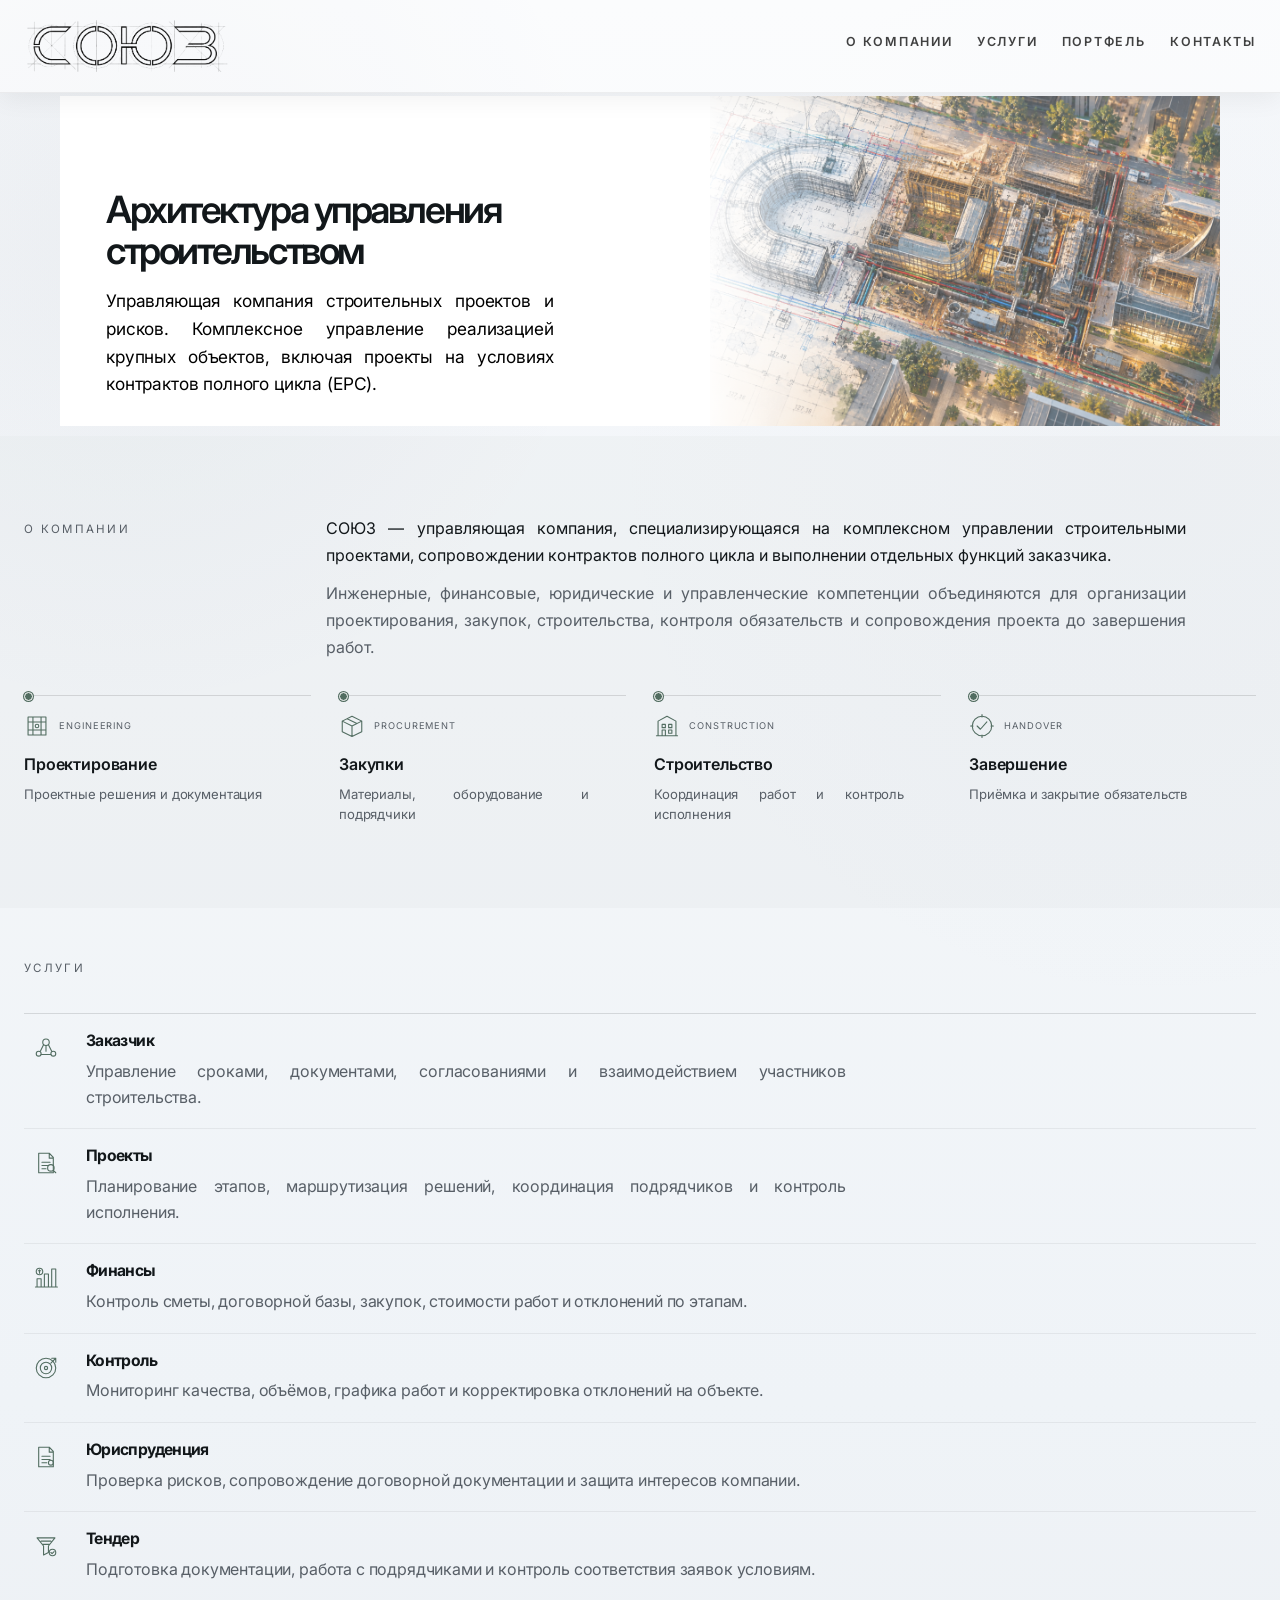
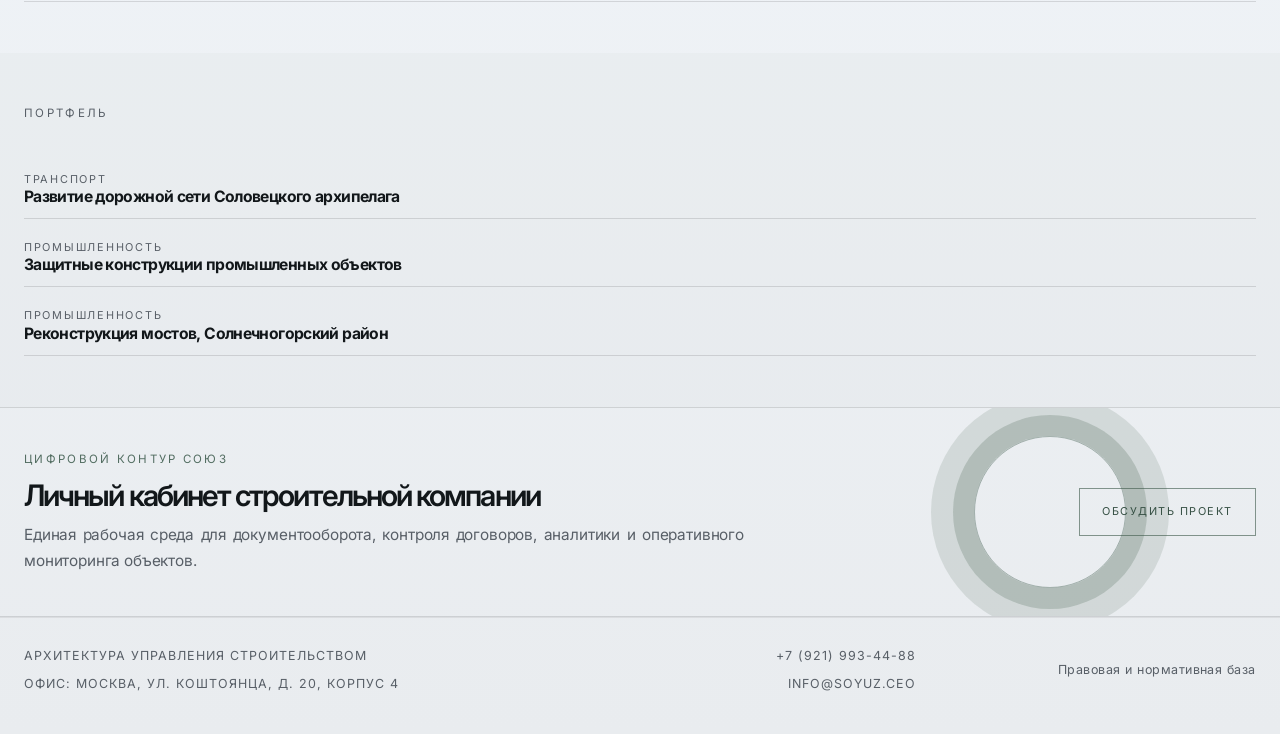
<file: index.html>
<!DOCTYPE html>
<html lang="ru">
  <head>
    <meta charset="UTF-8" />
    <meta name="viewport" content="width=device-width, initial-scale=1.0" />
    <meta
      name="description"
      content="СОЮЗ. Архитектура управления строительством. Стратегия, контроль и управление проектами."
    />
    <title>Архитектура управления строительством</title>
    <link rel="icon" href="favicon.svg" type="image/svg+xml">
    <meta property="og:type" content="website" />
    <meta property="og:site_name" content="СОЮЗ" />
    <meta property="og:locale" content="ru_RU" />
    <meta property="og:title" content="Архитектура управления строительством" />
    <meta property="og:description" content="СОЮЗ. Архитектура управления строительством. Стратегия, контроль и управление проектами." />
    <meta property="og:url" content="https://www.soyuz.ceo/" />
    <meta property="og:image" content="https://www.soyuz.ceo/og-image.png" />
    <meta property="og:image:width" content="1200" />
    <meta property="og:image:height" content="630" />
    <meta property="og:image:alt" content="Логотип СОЮЗ" />
    <meta name="twitter:card" content="summary_large_image" />
    <link rel="shortcut icon" href="favicon.ico">
    <link rel="preconnect" href="https://fonts.googleapis.com" />
    <link rel="preconnect" href="https://fonts.gstatic.com" crossorigin />
    <link
      href="https://fonts.googleapis.com/css2?family=Inter:wght@400;500;600;700;800&display=swap"
      rel="stylesheet"
    />
    <link rel="stylesheet" href="styles.css?v=hero-330" />
  </head>
  <body>
    <div class="page-shell">
      <header class="site-header">
        <div class="container header-inner">
          <a class="brand" href="index.html" aria-label="Главная">
            <img src="SOYUZ_logo_transparent.png" alt="Логотип СОЮЗ" class="brand-logo" />
          </a>

          <nav class="main-nav" aria-label="Основная навигация">
            <a href="about.html">О компании</a>
            <a href="services.html">Услуги</a>
            <a href="portfolio.html">Портфель</a>
            <a href="contacts.html">Контакты</a>
          </nav>
        </div>
      </header>

      <main id="top">
        <section class="hero">
          <div class="container">
            <div class="hero-shell">
              <div class="hero-copy">
                <h1>Архитектура управления строительством</h1>
                <p class="lead">
                  Управляющая компания строительных проектов и рисков. Комплексное
                  управление реализацией крупных объектов, включая проекты на условиях
                  контрактов полного цикла (EPC).
                </p>
              </div>

              <div class="hero-visual" aria-label="Панель управления проектом">
                <div class="hero-photo" aria-hidden="true"></div>
              </div>
            </div>
          </div>
        </section>

        <section class="section about" id="about">
          <div class="container about-banner">
            <div class="about-banner-copy">
              <p class="eyebrow">О компании</p>
              <p class="about-banner-text">
                СОЮЗ — управляющая компания, специализирующаяся на комплексном
                управлении строительными проектами, сопровождении контрактов полного
                цикла и выполнении отдельных функций заказчика.
              </p>
              <p class="about-banner-text secondary">
                Инженерные, финансовые, юридические и управленческие компетенции
                объединяются для организации проектирования, закупок, строительства,
                контроля обязательств и сопровождения проекта до завершения работ.
              </p>
            </div>

            <div class="project-flow" aria-label="Этапы реализации EPC-проекта">
              <article class="flow-step">
                <span class="flow-index"><svg class="mini-icon" aria-hidden="true"><use href="pictograms.svg#engineering"></use></svg>ENGINEERING</span>
                <h3>Проектирование</h3>
                <p>Проектные решения и документация</p>
              </article>
              <article class="flow-step">
                <span class="flow-index"><svg class="mini-icon" aria-hidden="true"><use href="pictograms.svg#procurement"></use></svg>PROCUREMENT</span>
                <h3>Закупки</h3>
                <p>Материалы, оборудование и подрядчики</p>
              </article>
              <article class="flow-step">
                <span class="flow-index"><svg class="mini-icon" aria-hidden="true"><use href="pictograms.svg#construction"></use></svg>CONSTRUCTION</span>
                <h3>Строительство</h3>
                <p>Координация работ и контроль исполнения</p>
              </article>
              <article class="flow-step">
                <span class="flow-index"><svg class="mini-icon" aria-hidden="true"><use href="pictograms.svg#handover"></use></svg>HANDOVER</span>
                <h3>Завершение</h3>
                <p>Приёмка и закрытие обязательств</p>
              </article>
            </div>
          </div>
        </section>

        <section class="section services" id="services">
          <div class="container">
            <div class="section-headline">
              <p class="eyebrow">Услуги</p>
            </div>

            <div class="services-grid">
              <article class="service-row">
                <div class="service-index"><svg class="mini-icon" aria-hidden="true"><use href="pictograms.svg#stakeholders"></use></svg></div>
                <div class="service-body">
                  <h3>Заказчик</h3>
                  <p>Управление сроками, документами, согласованиями и взаимодействием участников строительства.</p>
                </div>
              </article>

              <article class="service-row">
                <div class="service-index"><svg class="mini-icon" aria-hidden="true"><use href="pictograms.svg#project"></use></svg></div>
                <div class="service-body">
                  <h3>Проекты</h3>
                  <p>Планирование этапов, маршрутизация решений, координация подрядчиков и контроль исполнения.</p>
                </div>
              </article>

              <article class="service-row">
                <div class="service-index"><svg class="mini-icon" aria-hidden="true"><use href="pictograms.svg#finance"></use></svg></div>
                <div class="service-body">
                  <h3>Финансы</h3>
                  <p>Контроль сметы, договорной базы, закупок, стоимости работ и отклонений по этапам.</p>
                </div>
              </article>

              <article class="service-row">
                <div class="service-index"><svg class="mini-icon" aria-hidden="true"><use href="pictograms.svg#control"></use></svg></div>
                <div class="service-body">
                  <h3>Контроль</h3>
                  <p>Мониторинг качества, объёмов, графика работ и корректировка отклонений на объекте.</p>
                </div>
              </article>

              <article class="service-row">
                <div class="service-index"><svg class="mini-icon" aria-hidden="true"><use href="pictograms.svg#legal"></use></svg></div>
                <div class="service-body">
                  <h3>Юриспруденция</h3>
                  <p>Проверка рисков, сопровождение договорной документации и защита интересов компании.</p>
                </div>
              </article>

              <article class="service-row">
                <div class="service-index"><svg class="mini-icon" aria-hidden="true"><use href="pictograms.svg#tender"></use></svg></div>
                <div class="service-body">
                  <h3>Тендер</h3>
                  <p>Подготовка документации, работа с подрядчиками и контроль соответствия заявок условиям.</p>
                </div>
              </article>
            </div>
          </div>
        </section>

        <section class="section projects" id="projects">
          <div class="container">
            <div class="section-headline">
              <p class="eyebrow">Портфель</p>
            </div>

            <div class="project-list">
              <article class="project-item">
                <div class="project-flip">
                  <div class="project-face project-front">
                    <div class="project-meta">
                      <span>Транспорт</span>
                    </div>
                    <h3>Развитие дорожной сети Соловецкого архипелага</h3>
                  </div>

                  <div class="project-face project-back" aria-hidden="true">
                    <div class="project-preview-grid project-preview-grid-empty">
                      <div class="preview-card preview-empty"><span>Проект</span></div>
                      <div class="preview-card preview-empty"><span>Контроль</span></div>
                      <div class="preview-card preview-empty"><span>Исполнение</span></div>
                    </div>
                  </div>
                </div>
              </article>

              <article class="project-item">
                <div class="project-flip">
                  <div class="project-face project-front">
                    <div class="project-meta">
                      <span>Промышленность</span>
                    </div>
                    <h3>Защитные конструкции промышленных объектов</h3>
                  </div>

                  <div class="project-face project-back" aria-hidden="true">
                    <div class="project-preview-grid project-preview-grid-empty">
                      <div class="preview-card preview-empty"><span>Защита</span></div>
                      <div class="preview-card preview-empty"><span>Риски</span></div>
                      <div class="preview-card preview-empty"><span>Контроль</span></div>
                    </div>
                  </div>
                </div>
              </article>

              <article class="project-item">
                <div class="project-flip">
                  <div class="project-face project-front">
                    <div class="project-meta">
                      <span>Промышленность</span>
                    </div>
                    <h3>Реконструкция мостов, Солнечногорский район</h3>
                  </div>

                  <div class="project-face project-back" aria-hidden="true">
                    <div class="project-preview-grid project-preview-grid-empty">
                      <div class="preview-card preview-empty"><span>График</span></div>
                      <div class="preview-card preview-empty"><span>Проверки</span></div>
                      <div class="preview-card preview-empty"><span>Риски</span></div>
                    </div>
                  </div>
                </div>
              </article>
            </div>
          </div>
        </section>

        <section class="section cta-banner">
          <div class="container cta-wrap">
            <div class="cta-content">
              <p class="eyebrow">Цифровой контур СОЮЗ</p>
              <h2>Личный кабинет строительной компании</h2>
              <p class="cta-copy">Единая рабочая среда для документооборота, контроля договоров, аналитики и оперативного мониторинга объектов.</p>
            </div>
            <a class="button button-primary" href="contacts.html">Обсудить проект</a>
          </div>
        </section>
      </main>

      <footer class="site-footer" id="contacts">
        <div class="container footer-grid">
          <div class="footer-meta">
            <p>Архитектура управления строительством</p>
            <p>Офис: Москва, ул. Коштоянца, д. 20, корпус 4</p>
          </div>

          <div class="footer-contacts">
            <a href="tel:+79219934488">+7 (921) 993-44-88</a>
            <a href="mailto:info@soyuz.ceo">info@soyuz.ceo</a>
          </div>
          <div class="footer-legal"><a href="legal.html">Правовая и нормативная база</a></div>
        </div>
      </footer>
    </div>

    <!-- interactive script removed for lighter load; re-add if needed -->
  </body>
</html>
</file>
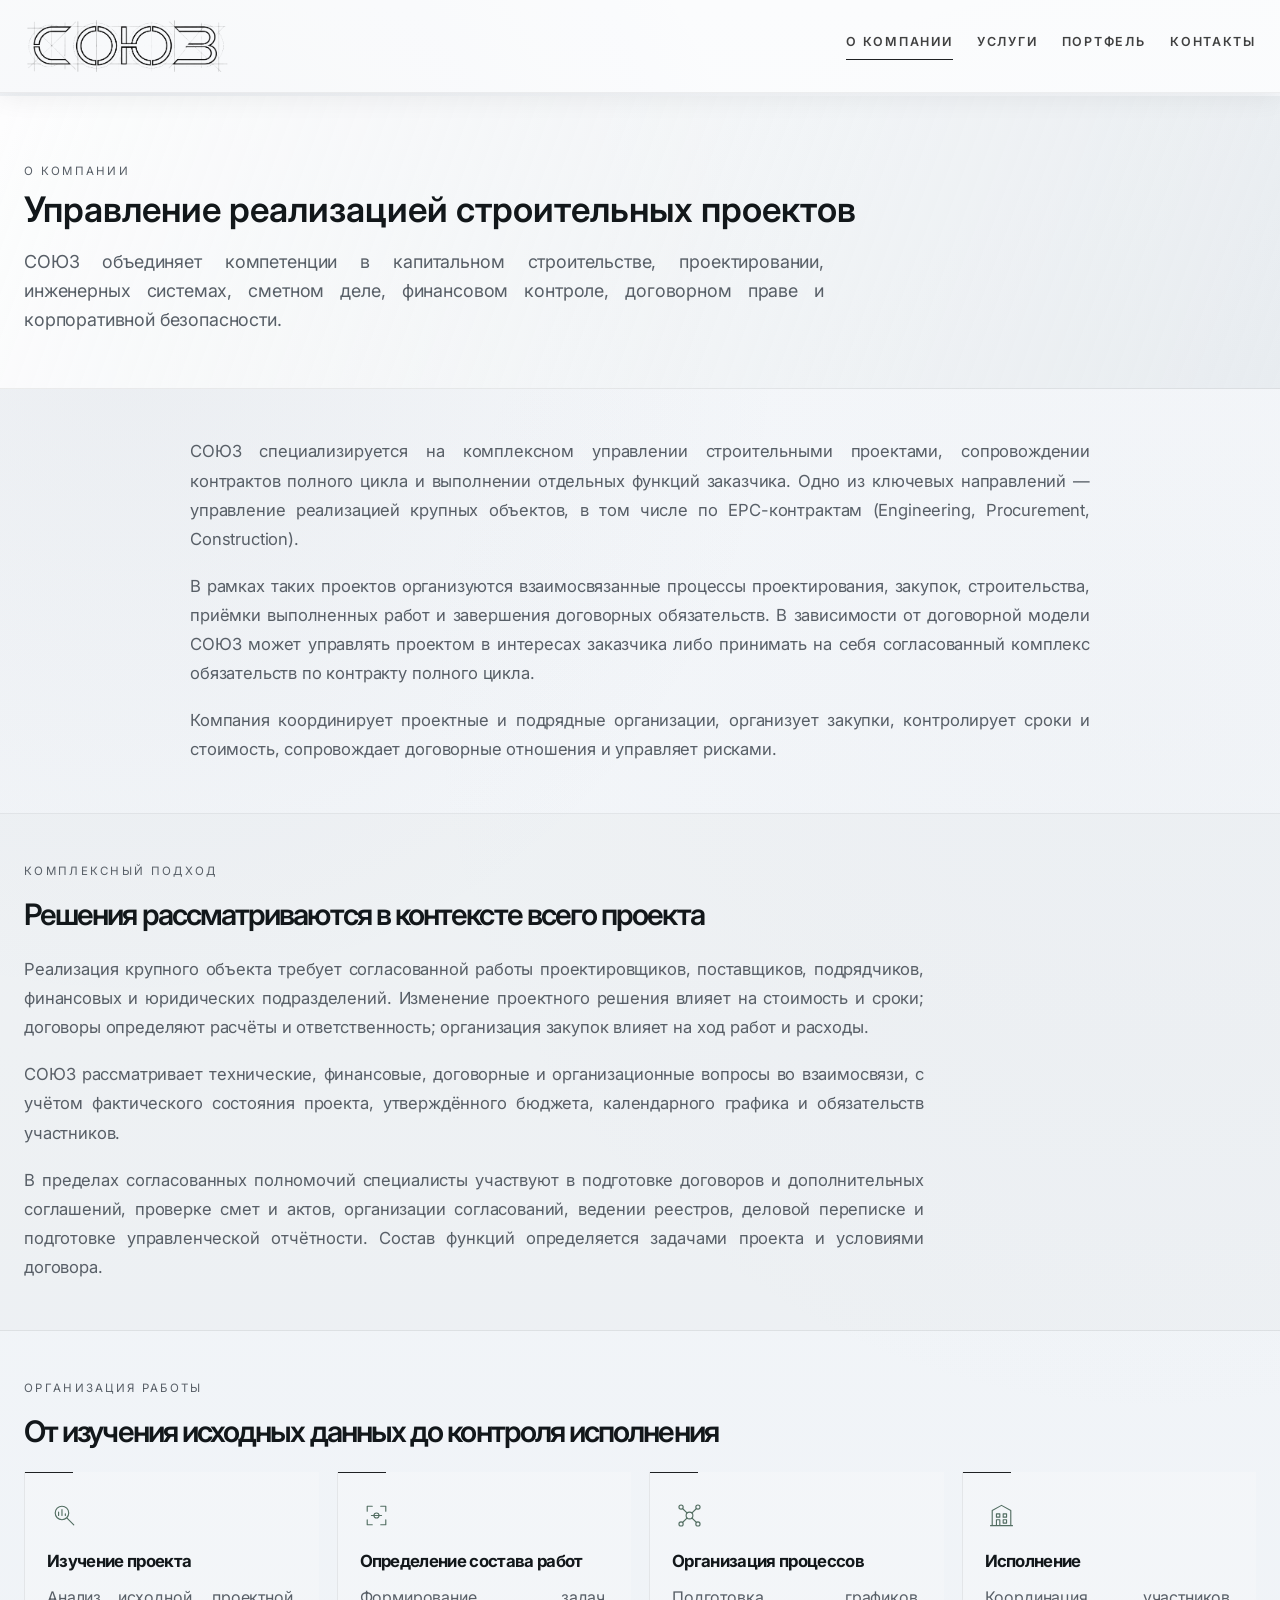
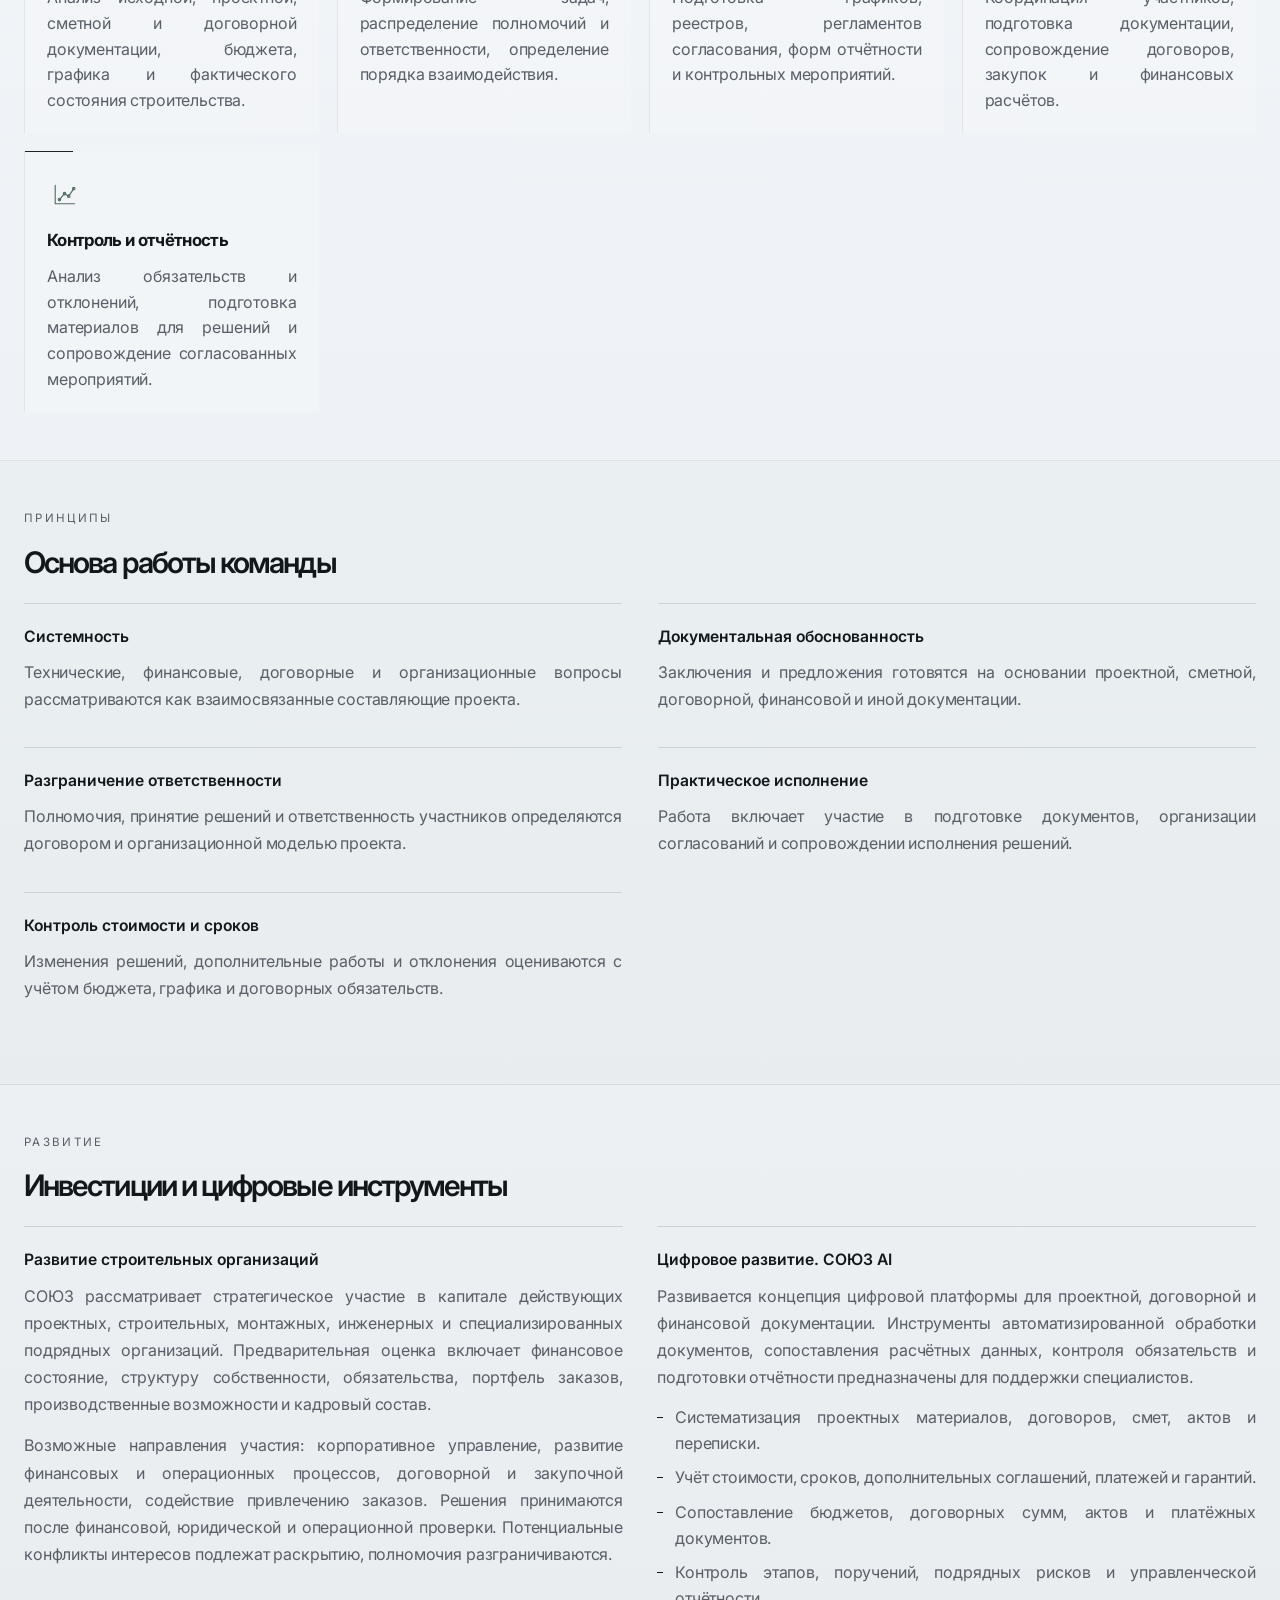
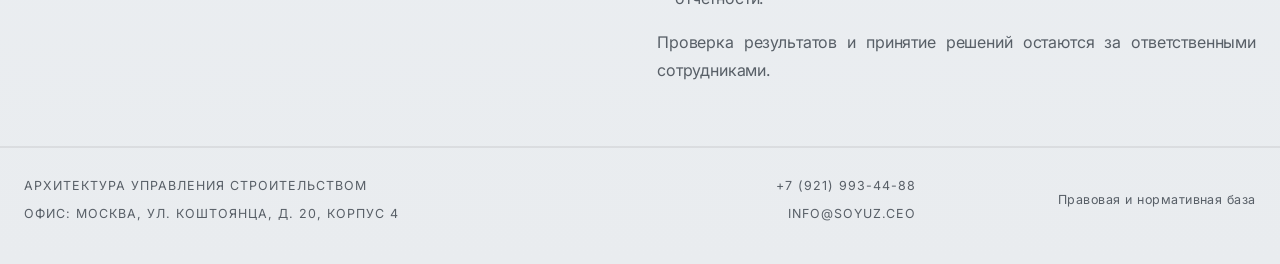
<file: about.html>
<!DOCTYPE html>
<html lang="ru">
  <head>
    <meta charset="UTF-8" />
    <meta name="viewport" content="width=device-width, initial-scale=1.0" />
    <meta name="description" content="СОЮЗ — управляющая компания строительных проектов. Подход, принципы и цифровое развитие." />
    <title>О компании — СОЮЗ</title>
    <link rel="icon" href="favicon.svg" type="image/svg+xml" />
    <meta property="og:type" content="website" />
    <meta property="og:site_name" content="СОЮЗ" />
    <meta property="og:locale" content="ru_RU" />
    <meta property="og:title" content="О компании — СОЮЗ" />
    <meta property="og:description" content="СОЮЗ — управляющая компания строительных проектов. Подход, принципы и цифровое развитие." />
    <meta property="og:url" content="https://www.soyuz.ceo/about.html" />
    <meta property="og:image" content="https://www.soyuz.ceo/og-image.png" />
    <meta property="og:image:width" content="1200" />
    <meta property="og:image:height" content="630" />
    <meta property="og:image:alt" content="Логотип СОЮЗ" />
    <meta name="twitter:card" content="summary_large_image" />
    <link rel="preconnect" href="https://fonts.googleapis.com" />
    <link rel="preconnect" href="https://fonts.gstatic.com" crossorigin />
    <link href="https://fonts.googleapis.com/css2?family=Inter:wght@400;500;600;700;800&display=swap" rel="stylesheet" />
    <link rel="stylesheet" href="styles.css?v=hero-330" />
  </head>
  <body>
    <div class="page-shell">
      <header class="site-header">
        <div class="container header-inner">
          <a class="brand" href="index.html" aria-label="Главная"><img src="SOYUZ_logo_transparent.png" alt="Логотип СОЮЗ" class="brand-logo" /></a>
          <nav class="main-nav" aria-label="Основная навигация">
            <a href="about.html" aria-current="page">О компании</a><a href="services.html">Услуги</a><a href="portfolio.html">Портфель</a><a href="contacts.html">Контакты</a>
          </nav>
        </div>
      </header>
      <main class="inner-page">
        <section class="page-intro"><div class="container"><p class="eyebrow">О компании</p><h1>Управление реализацией строительных проектов</h1><p class="page-lead">СОЮЗ объединяет компетенции в капитальном строительстве, проектировании, инженерных системах, сметном деле, финансовом контроле, договорном праве и корпоративной безопасности.</p></div></section>
        <section class="detail-section"><div class="container detail-copy">
          <p>СОЮЗ специализируется на комплексном управлении строительными проектами, сопровождении контрактов полного цикла и выполнении отдельных функций заказчика. Одно из ключевых направлений — управление реализацией крупных объектов, в том числе по EPC-контрактам (Engineering, Procurement, Construction).</p>
          <p>В рамках таких проектов организуются взаимосвязанные процессы проектирования, закупок, строительства, приёмки выполненных работ и завершения договорных обязательств. В зависимости от договорной модели СОЮЗ может управлять проектом в интересах заказчика либо принимать на себя согласованный комплекс обязательств по контракту полного цикла.</p>
          <p>Компания координирует проектные и подрядные организации, организует закупки, контролирует сроки и стоимость, сопровождает договорные отношения и управляет рисками.</p>
        </div></section>
        <section class="detail-section section-tint"><div class="container">
          <div class="section-headline"><p class="eyebrow">Комплексный подход</p><h2>Решения рассматриваются в контексте всего проекта</h2></div>
          <div class="detail-copy">
            <p>Реализация крупного объекта требует согласованной работы проектировщиков, поставщиков, подрядчиков, финансовых и юридических подразделений. Изменение проектного решения влияет на стоимость и сроки; договоры определяют расчёты и ответственность; организация закупок влияет на ход работ и расходы.</p>
            <p>СОЮЗ рассматривает технические, финансовые, договорные и организационные вопросы во взаимосвязи, с учётом фактического состояния проекта, утверждённого бюджета, календарного графика и обязательств участников.</p>
            <p>В пределах согласованных полномочий специалисты участвуют в подготовке договоров и дополнительных соглашений, проверке смет и актов, организации согласований, ведении реестров, деловой переписке и подготовке управленческой отчётности. Состав функций определяется задачами проекта и условиями договора.</p>
          </div>
        </div></section>
        <section class="detail-section"><div class="container">
          <div class="section-headline"><p class="eyebrow">Организация работы</p><h2>От изучения исходных данных до контроля исполнения</h2></div>
          <div class="method-grid">
            <article class="method-step"><span class="method-icon"><svg class="mini-icon" aria-hidden="true"><use href="pictograms.svg#analysis"></use></svg></span><h3>Изучение проекта</h3><p>Анализ исходной, проектной, сметной и договорной документации, бюджета, графика и фактического состояния строительства.</p></article>
            <article class="method-step"><span class="method-icon"><svg class="mini-icon" aria-hidden="true"><use href="pictograms.svg#scope"></use></svg></span><h3>Определение состава работ</h3><p>Формирование задач, распределение полномочий и ответственности, определение порядка взаимодействия.</p></article>
            <article class="method-step"><span class="method-icon"><svg class="mini-icon" aria-hidden="true"><use href="pictograms.svg#coordination"></use></svg></span><h3>Организация процессов</h3><p>Подготовка графиков, реестров, регламентов согласования, форм отчётности и контрольных мероприятий.</p></article>
            <article class="method-step"><span class="method-icon"><svg class="mini-icon" aria-hidden="true"><use href="pictograms.svg#construction"></use></svg></span><h3>Исполнение</h3><p>Координация участников, подготовка документации, сопровождение договоров, закупок и финансовых расчётов.</p></article>
            <article class="method-step"><span class="method-icon"><svg class="mini-icon" aria-hidden="true"><use href="pictograms.svg#reporting"></use></svg></span><h3>Контроль и отчётность</h3><p>Анализ обязательств и отклонений, подготовка материалов для решений и сопровождение согласованных мероприятий.</p></article>
          </div>
        </div></section>
        <section class="detail-section section-tint"><div class="container">
          <div class="section-headline"><p class="eyebrow">Принципы</p><h2>Основа работы команды</h2></div>
          <div class="principle-list">
            <article><h3>Системность</h3><p>Технические, финансовые, договорные и организационные вопросы рассматриваются как взаимосвязанные составляющие проекта.</p></article>
            <article><h3>Документальная обоснованность</h3><p>Заключения и предложения готовятся на основании проектной, сметной, договорной, финансовой и иной документации.</p></article>
            <article><h3>Разграничение ответственности</h3><p>Полномочия, принятие решений и ответственность участников определяются договором и организационной моделью проекта.</p></article>
            <article><h3>Практическое исполнение</h3><p>Работа включает участие в подготовке документов, организации согласований и сопровождении исполнения решений.</p></article>
            <article><h3>Контроль стоимости и сроков</h3><p>Изменения решений, дополнительные работы и отклонения оцениваются с учётом бюджета, графика и договорных обязательств.</p></article>
          </div>
        </div></section>
        <section class="detail-section"><div class="container">
          <div class="section-headline"><p class="eyebrow">Развитие</p><h2>Инвестиции и цифровые инструменты</h2></div>
          <div class="detail-grid">
            <article class="detail-panel"><h3>Развитие строительных организаций</h3><p>СОЮЗ рассматривает стратегическое участие в капитале действующих проектных, строительных, монтажных, инженерных и специализированных подрядных организаций. Предварительная оценка включает финансовое состояние, структуру собственности, обязательства, портфель заказов, производственные возможности и кадровый состав.</p><p>Возможные направления участия: корпоративное управление, развитие финансовых и операционных процессов, договорной и закупочной деятельности, содействие привлечению заказов. Решения принимаются после финансовой, юридической и операционной проверки. Потенциальные конфликты интересов подлежат раскрытию, полномочия разграничиваются.</p></article>
            <article class="detail-panel"><h3>Цифровое развитие. СОЮЗ AI</h3><p>Развивается концепция цифровой платформы для проектной, договорной и финансовой документации. Инструменты автоматизированной обработки документов, сопоставления расчётных данных, контроля обязательств и подготовки отчётности предназначены для поддержки специалистов.</p><ul class="check-list"><li>Систематизация проектных материалов, договоров, смет, актов и переписки.</li><li>Учёт стоимости, сроков, дополнительных соглашений, платежей и гарантий.</li><li>Сопоставление бюджетов, договорных сумм, актов и платёжных документов.</li><li>Контроль этапов, поручений, подрядных рисков и управленческой отчётности.</li></ul><p>Проверка результатов и принятие решений остаются за ответственными сотрудниками.</p></article>
          </div>
        </div></section>
      </main>
      <footer class="site-footer"><div class="container footer-grid"><div class="footer-meta"><p>Архитектура управления строительством</p><p>Офис: Москва, ул. Коштоянца, д. 20, корпус 4</p></div><div class="footer-contacts"><a href="tel:+79219934488">+7 (921) 993-44-88</a><a href="mailto:info@soyuz.ceo">info@soyuz.ceo</a></div><div class="footer-legal"><a href="legal.html">Правовая и нормативная база</a></div></div></footer>
    </div>
  </body>
</html>
</file>
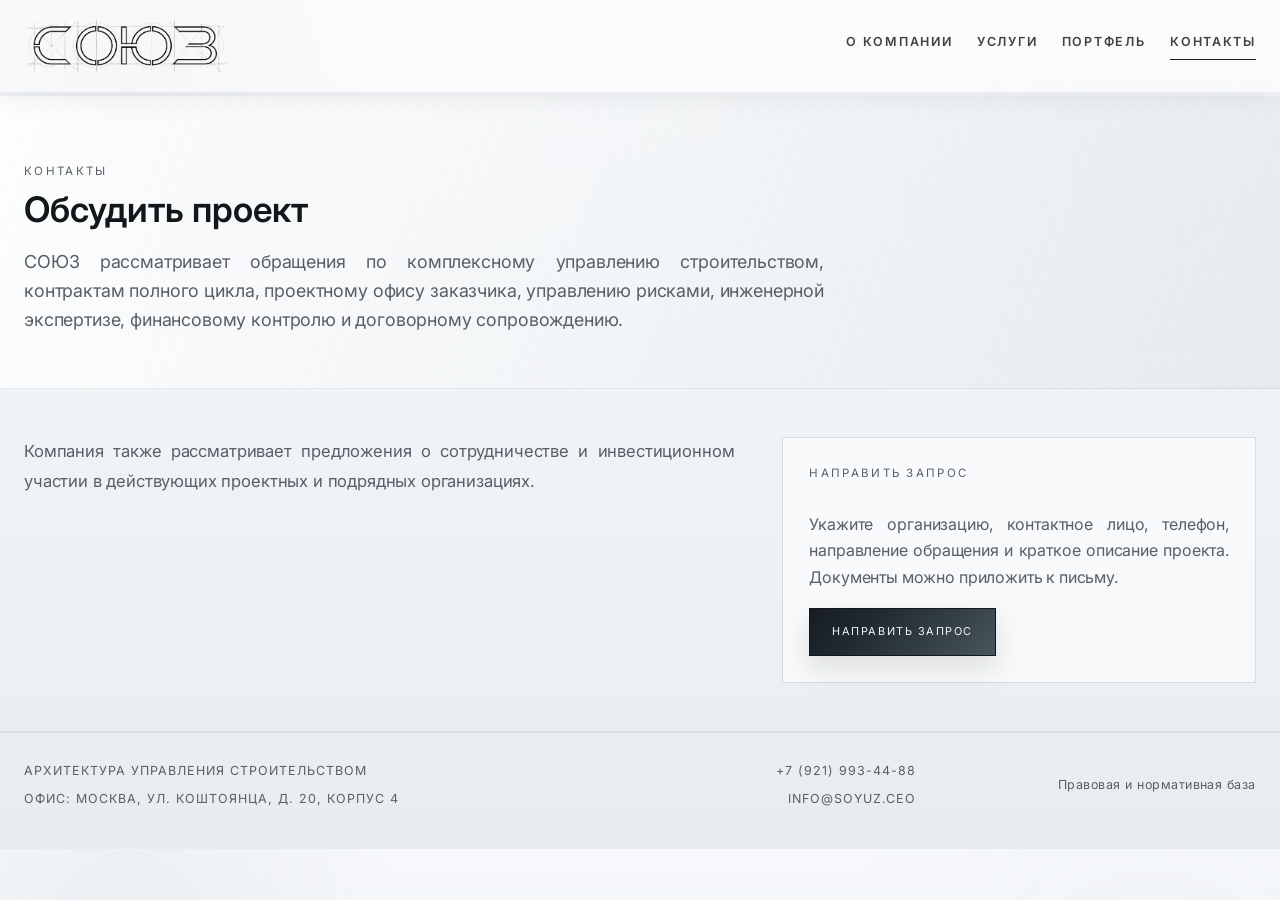
<file: contacts.html>
<!DOCTYPE html>
<html lang="ru">
  <head>
    <meta charset="UTF-8" />
    <meta name="viewport" content="width=device-width, initial-scale=1.0" />
    <meta name="description" content="Контакты СОЮЗ. Обсуждение строительных проектов и инвестиционного сотрудничества." />
    <title>Контакты — СОЮЗ</title>
    <link rel="icon" href="favicon.svg" type="image/svg+xml" />
    <meta property="og:type" content="website" />
    <meta property="og:site_name" content="СОЮЗ" />
    <meta property="og:locale" content="ru_RU" />
    <meta property="og:title" content="Контакты — СОЮЗ" />
    <meta property="og:description" content="Контакты СОЮЗ. Обсуждение строительных проектов и инвестиционного сотрудничества." />
    <meta property="og:url" content="https://www.soyuz.ceo/contacts.html" />
    <meta property="og:image" content="https://www.soyuz.ceo/og-image.png" />
    <meta property="og:image:width" content="1200" />
    <meta property="og:image:height" content="630" />
    <meta property="og:image:alt" content="Логотип СОЮЗ" />
    <meta name="twitter:card" content="summary_large_image" />
    <link rel="preconnect" href="https://fonts.googleapis.com" />
    <link rel="preconnect" href="https://fonts.gstatic.com" crossorigin />
    <link href="https://fonts.googleapis.com/css2?family=Inter:wght@400;500;600;700;800&display=swap" rel="stylesheet" />
    <link rel="stylesheet" href="styles.css?v=hero-330" />
  </head>
  <body>
    <div class="page-shell">
      <header class="site-header"><div class="container header-inner"><a class="brand" href="index.html" aria-label="Главная"><img src="SOYUZ_logo_transparent.png" alt="Логотип СОЮЗ" class="brand-logo" /></a><nav class="main-nav" aria-label="Основная навигация"><a href="about.html">О компании</a><a href="services.html">Услуги</a><a href="portfolio.html">Портфель</a><a href="contacts.html" aria-current="page">Контакты</a></nav></div></header>
      <main class="inner-page">
        <section class="page-intro"><div class="container"><p class="eyebrow">Контакты</p><h1>Обсудить проект</h1><p class="page-lead">СОЮЗ рассматривает обращения по комплексному управлению строительством, контрактам полного цикла, проектному офису заказчика, управлению рисками, инженерной экспертизе, финансовому контролю и договорному сопровождению.</p></div></section>
        <section class="detail-section"><div class="container contact-layout">
          <div class="detail-copy"><p>Компания также рассматривает предложения о сотрудничестве и инвестиционном участии в действующих проектных и подрядных организациях.</p></div>
          <div class="contact-panel"><p class="eyebrow">Направить запрос</p><p>Укажите организацию, контактное лицо, телефон, направление обращения и краткое описание проекта. Документы можно приложить к письму.</p><a class="button button-primary" href="mailto:info@soyuz.ceo?subject=%D0%97%D0%B0%D0%BF%D1%80%D0%BE%D1%81%20%D0%B2%20%D0%A1%D0%9E%D0%AE%D0%97&body=%D0%9E%D1%80%D0%B3%D0%B0%D0%BD%D0%B8%D0%B7%D0%B0%D1%86%D0%B8%D1%8F%3A%0D%0A%D0%9A%D0%BE%D0%BD%D1%82%D0%B0%D0%BA%D1%82%D0%BD%D0%BE%D0%B5%20%D0%BB%D0%B8%D1%86%D0%BE%3A%0D%0A%D0%A2%D0%B5%D0%BB%D0%B5%D1%84%D0%BE%D0%BD%3A%0D%0A%D0%9D%D0%B0%D0%BF%D1%80%D0%B0%D0%B2%D0%BB%D0%B5%D0%BD%D0%B8%D0%B5%20%D0%BE%D0%B1%D1%80%D0%B0%D1%89%D0%B5%D0%BD%D0%B8%D1%8F%3A%0D%0A%D0%9E%D0%BF%D0%B8%D1%81%D0%B0%D0%BD%D0%B8%D0%B5%20%D0%BF%D1%80%D0%BE%D0%B5%D0%BA%D1%82%D0%B0%3A">Направить запрос</a></div>
        </div></section>
      </main>
      <footer class="site-footer"><div class="container footer-grid"><div class="footer-meta"><p>Архитектура управления строительством</p><p>Офис: Москва, ул. Коштоянца, д. 20, корпус 4</p></div><div class="footer-contacts"><a href="tel:+79219934488">+7 (921) 993-44-88</a><a href="mailto:info@soyuz.ceo">info@soyuz.ceo</a></div><div class="footer-legal"><a href="legal.html">Правовая и нормативная база</a></div></div></footer>
    </div>
  </body>
</html>
</file>
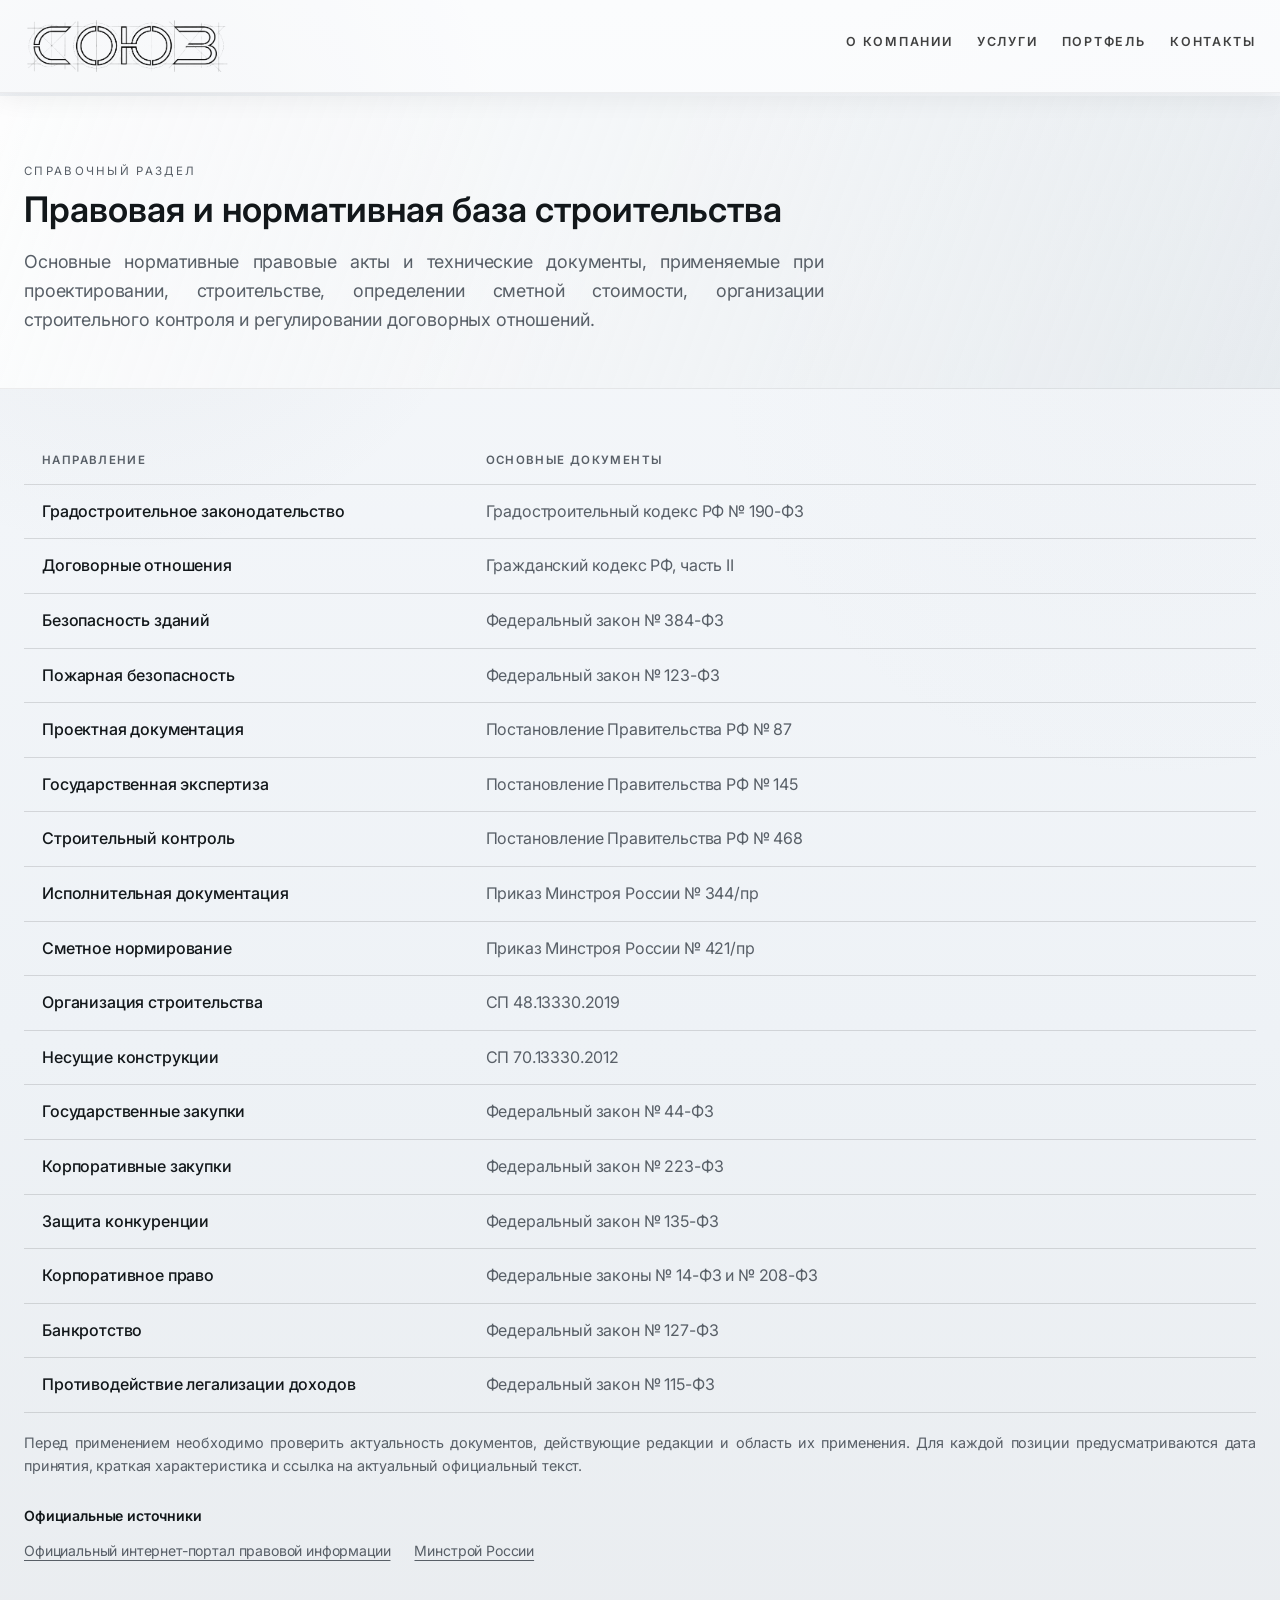
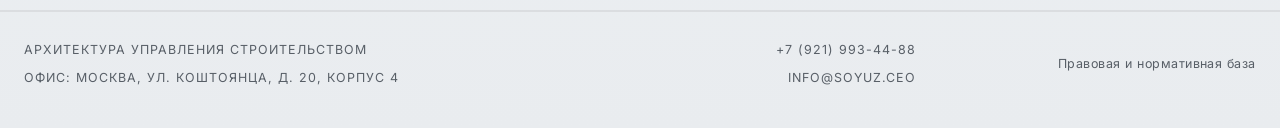
<file: legal.html>
<!DOCTYPE html>
<html lang="ru">
  <head>
    <meta charset="UTF-8" />
    <meta name="viewport" content="width=device-width, initial-scale=1.0" />
    <meta name="description" content="Основные нормативные правовые акты и технические документы в области строительства." />
    <title>Правовая и нормативная база — СОЮЗ</title>
    <link rel="icon" href="favicon.svg" type="image/svg+xml" />
    <meta property="og:type" content="website" />
    <meta property="og:site_name" content="СОЮЗ" />
    <meta property="og:locale" content="ru_RU" />
    <meta property="og:title" content="Правовая и нормативная база — СОЮЗ" />
    <meta property="og:description" content="Основные нормативные правовые акты и технические документы в области строительства." />
    <meta property="og:url" content="https://www.soyuz.ceo/legal.html" />
    <meta property="og:image" content="https://www.soyuz.ceo/og-image.png" />
    <meta property="og:image:width" content="1200" />
    <meta property="og:image:height" content="630" />
    <meta property="og:image:alt" content="Логотип СОЮЗ" />
    <meta name="twitter:card" content="summary_large_image" />
    <link rel="preconnect" href="https://fonts.googleapis.com" />
    <link rel="preconnect" href="https://fonts.gstatic.com" crossorigin />
    <link href="https://fonts.googleapis.com/css2?family=Inter:wght@400;500;600;700;800&display=swap" rel="stylesheet" />
    <link rel="stylesheet" href="styles.css?v=hero-330" />
  </head>
  <body>
    <div class="page-shell">
      <header class="site-header"><div class="container header-inner"><a class="brand" href="index.html" aria-label="Главная"><img src="SOYUZ_logo_transparent.png" alt="Логотип СОЮЗ" class="brand-logo" /></a><nav class="main-nav" aria-label="Основная навигация"><a href="about.html">О компании</a><a href="services.html">Услуги</a><a href="portfolio.html">Портфель</a><a href="contacts.html">Контакты</a></nav></div></header>
      <main class="inner-page">
        <section class="page-intro"><div class="container"><p class="eyebrow">Справочный раздел</p><h1>Правовая и нормативная база строительства</h1><p class="page-lead">Основные нормативные правовые акты и технические документы, применяемые при проектировании, строительстве, определении сметной стоимости, организации строительного контроля и регулировании договорных отношений.</p></div></section>
        <section class="detail-section"><div class="container"><div class="document-table-wrap"><table class="document-table"><thead><tr><th>Направление</th><th>Основные документы</th></tr></thead><tbody>
          <tr><td>Градостроительное законодательство</td><td>Градостроительный кодекс РФ № 190-ФЗ</td></tr>
          <tr><td>Договорные отношения</td><td>Гражданский кодекс РФ, часть II</td></tr>
          <tr><td>Безопасность зданий</td><td>Федеральный закон № 384-ФЗ</td></tr>
          <tr><td>Пожарная безопасность</td><td>Федеральный закон № 123-ФЗ</td></tr>
          <tr><td>Проектная документация</td><td>Постановление Правительства РФ № 87</td></tr>
          <tr><td>Государственная экспертиза</td><td>Постановление Правительства РФ № 145</td></tr>
          <tr><td>Строительный контроль</td><td>Постановление Правительства РФ № 468</td></tr>
          <tr><td>Исполнительная документация</td><td>Приказ Минстроя России № 344/пр</td></tr>
          <tr><td>Сметное нормирование</td><td>Приказ Минстроя России № 421/пр</td></tr>
          <tr><td>Организация строительства</td><td>СП 48.13330.2019</td></tr>
          <tr><td>Несущие конструкции</td><td>СП 70.13330.2012</td></tr>
          <tr><td>Государственные закупки</td><td>Федеральный закон № 44-ФЗ</td></tr>
          <tr><td>Корпоративные закупки</td><td>Федеральный закон № 223-ФЗ</td></tr>
          <tr><td>Защита конкуренции</td><td>Федеральный закон № 135-ФЗ</td></tr>
          <tr><td>Корпоративное право</td><td>Федеральные законы № 14-ФЗ и № 208-ФЗ</td></tr>
          <tr><td>Банкротство</td><td>Федеральный закон № 127-ФЗ</td></tr>
          <tr><td>Противодействие легализации доходов</td><td>Федеральный закон № 115-ФЗ</td></tr>
        </tbody></table></div><p class="service-note">Перед применением необходимо проверить актуальность документов, действующие редакции и область их применения. Для каждой позиции предусматриваются дата принятия, краткая характеристика и ссылка на актуальный официальный текст.</p><div class="source-links"><span>Официальные источники</span><a href="https://pravo.gov.ru" target="_blank" rel="noopener noreferrer">Официальный интернет-портал правовой информации</a><a href="https://minstroyrf.gov.ru" target="_blank" rel="noopener noreferrer">Минстрой России</a></div></div></section>
      </main>
      <footer class="site-footer"><div class="container footer-grid"><div class="footer-meta"><p>Архитектура управления строительством</p><p>Офис: Москва, ул. Коштоянца, д. 20, корпус 4</p></div><div class="footer-contacts"><a href="tel:+79219934488">+7 (921) 993-44-88</a><a href="mailto:info@soyuz.ceo">info@soyuz.ceo</a></div><div class="footer-legal"><a href="legal.html" aria-current="page">Правовая и нормативная база</a></div></div></footer>
    </div>
  </body>
</html>
</file>
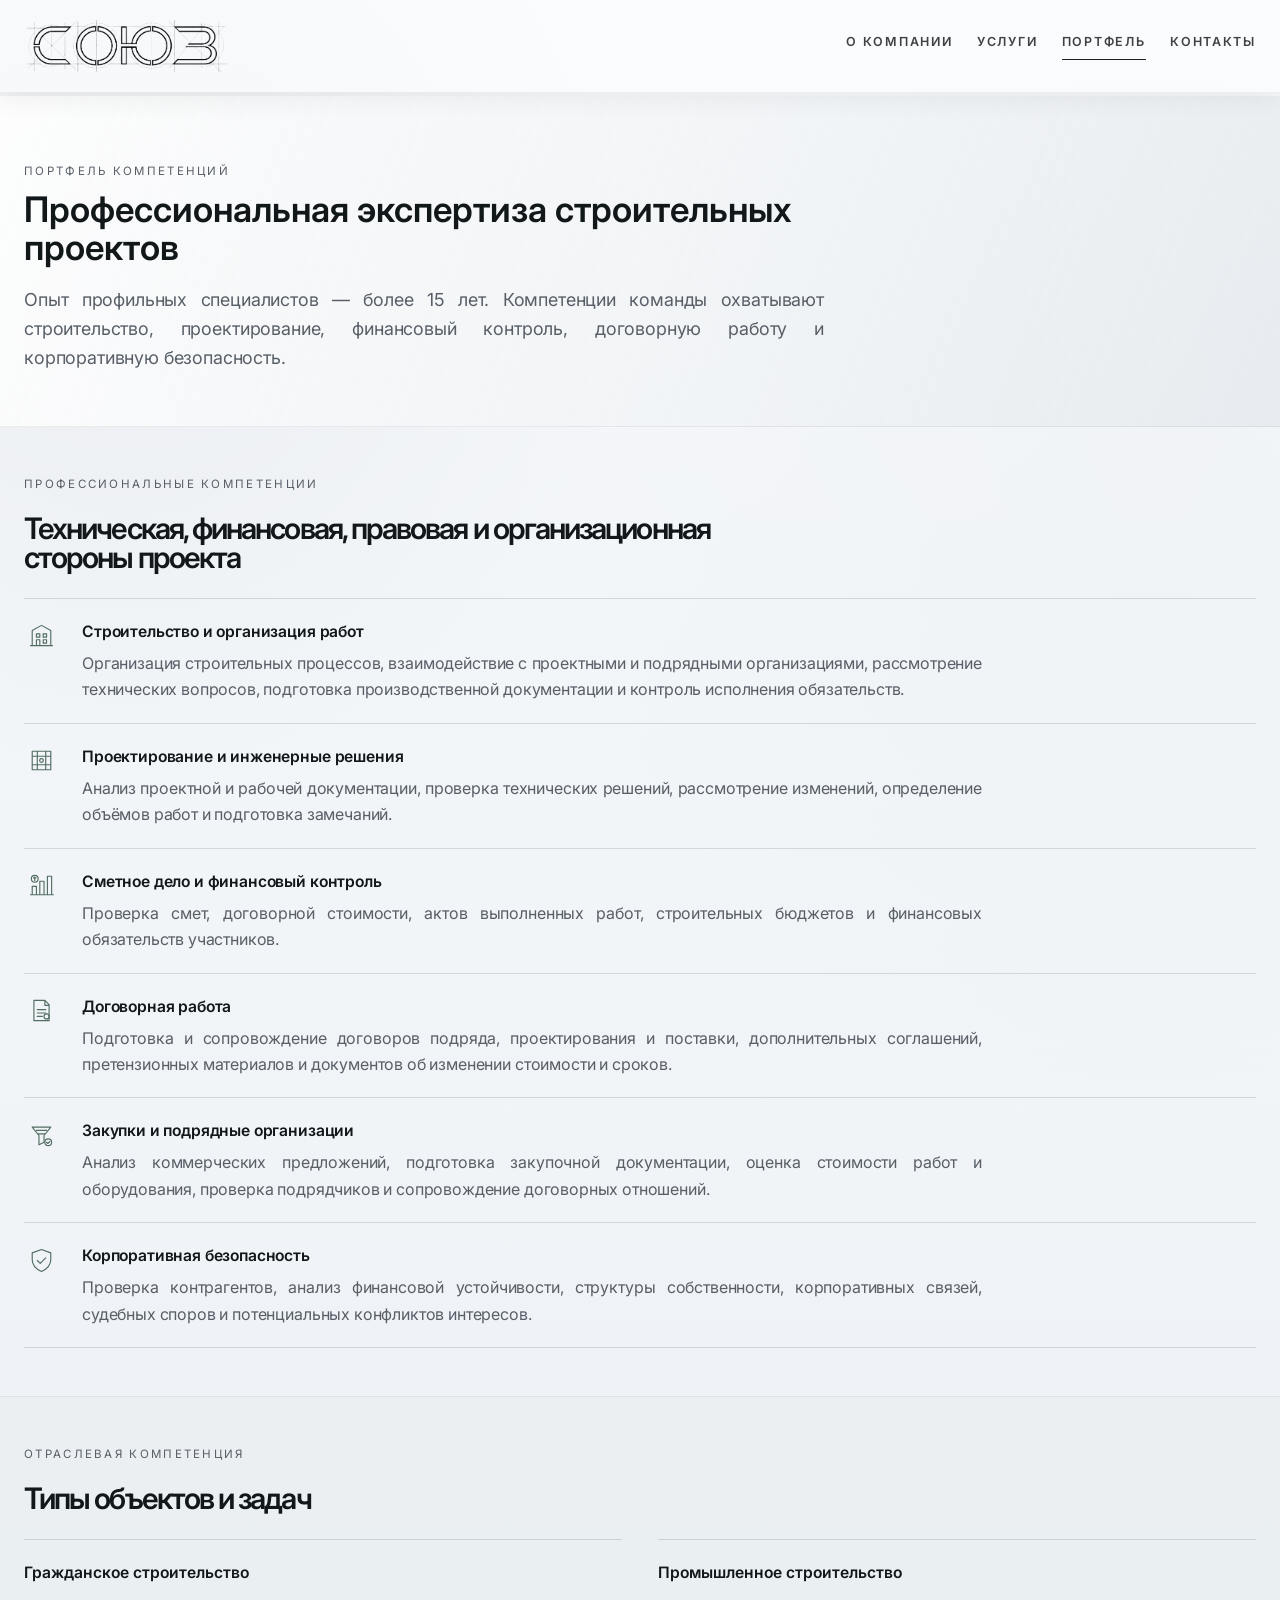
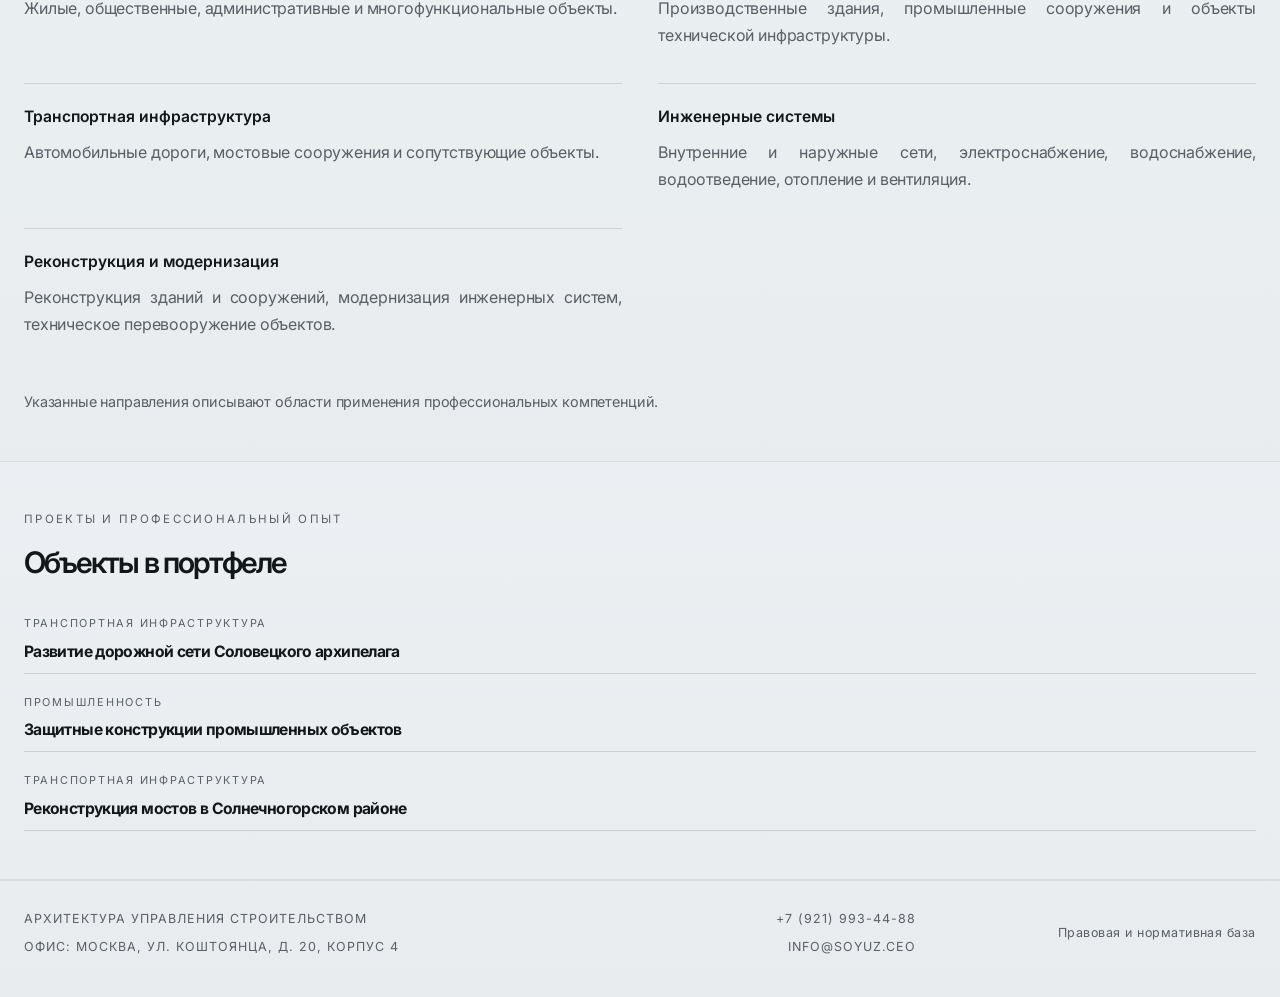
<file: portfolio.html>
<!DOCTYPE html>
<html lang="ru">
  <head>
    <meta charset="UTF-8" />
    <meta name="viewport" content="width=device-width, initial-scale=1.0" />
    <meta name="description" content="Профессиональные компетенции и отраслевой опыт специалистов СОЮЗ." />
    <title>Портфель компетенций — СОЮЗ</title>
    <link rel="icon" href="favicon.svg" type="image/svg+xml" />
    <meta property="og:type" content="website" />
    <meta property="og:site_name" content="СОЮЗ" />
    <meta property="og:locale" content="ru_RU" />
    <meta property="og:title" content="Портфель компетенций — СОЮЗ" />
    <meta property="og:description" content="Профессиональные компетенции и отраслевой опыт специалистов СОЮЗ." />
    <meta property="og:url" content="https://www.soyuz.ceo/portfolio.html" />
    <meta property="og:image" content="https://www.soyuz.ceo/og-image.png" />
    <meta property="og:image:width" content="1200" />
    <meta property="og:image:height" content="630" />
    <meta property="og:image:alt" content="Логотип СОЮЗ" />
    <meta name="twitter:card" content="summary_large_image" />
    <link rel="preconnect" href="https://fonts.googleapis.com" />
    <link rel="preconnect" href="https://fonts.gstatic.com" crossorigin />
    <link href="https://fonts.googleapis.com/css2?family=Inter:wght@400;500;600;700;800&display=swap" rel="stylesheet" />
    <link rel="stylesheet" href="styles.css?v=hero-330" />
  </head>
  <body>
    <div class="page-shell">
      <header class="site-header"><div class="container header-inner"><a class="brand" href="index.html" aria-label="Главная"><img src="SOYUZ_logo_transparent.png" alt="Логотип СОЮЗ" class="brand-logo" /></a><nav class="main-nav" aria-label="Основная навигация"><a href="about.html">О компании</a><a href="services.html">Услуги</a><a href="portfolio.html" aria-current="page">Портфель</a><a href="contacts.html">Контакты</a></nav></div></header>
      <main class="inner-page">
        <section class="page-intro"><div class="container"><p class="eyebrow">Портфель компетенций</p><h1>Профессиональная экспертиза строительных проектов</h1><p class="page-lead">Опыт профильных специалистов — более 15 лет. Компетенции команды охватывают строительство, проектирование, финансовый контроль, договорную работу и корпоративную безопасность.</p></div></section>
        <section class="detail-section"><div class="container"><div class="section-headline"><p class="eyebrow">Профессиональные компетенции</p><h2>Техническая, финансовая, правовая и организационная стороны проекта</h2></div><div class="competency-list">
          <article><span class="competency-icon"><svg class="mini-icon" aria-hidden="true"><use href="pictograms.svg#construction"></use></svg></span><div><h3>Строительство и организация работ</h3><p>Организация строительных процессов, взаимодействие с проектными и подрядными организациями, рассмотрение технических вопросов, подготовка производственной документации и контроль исполнения обязательств.</p></div></article>
          <article><span class="competency-icon"><svg class="mini-icon" aria-hidden="true"><use href="pictograms.svg#engineering"></use></svg></span><div><h3>Проектирование и инженерные решения</h3><p>Анализ проектной и рабочей документации, проверка технических решений, рассмотрение изменений, определение объёмов работ и подготовка замечаний.</p></div></article>
          <article><span class="competency-icon"><svg class="mini-icon" aria-hidden="true"><use href="pictograms.svg#finance"></use></svg></span><div><h3>Сметное дело и финансовый контроль</h3><p>Проверка смет, договорной стоимости, актов выполненных работ, строительных бюджетов и финансовых обязательств участников.</p></div></article>
          <article><span class="competency-icon"><svg class="mini-icon" aria-hidden="true"><use href="pictograms.svg#legal"></use></svg></span><div><h3>Договорная работа</h3><p>Подготовка и сопровождение договоров подряда, проектирования и поставки, дополнительных соглашений, претензионных материалов и документов об изменении стоимости и сроков.</p></div></article>
          <article><span class="competency-icon"><svg class="mini-icon" aria-hidden="true"><use href="pictograms.svg#tender"></use></svg></span><div><h3>Закупки и подрядные организации</h3><p>Анализ коммерческих предложений, подготовка закупочной документации, оценка стоимости работ и оборудования, проверка подрядчиков и сопровождение договорных отношений.</p></div></article>
          <article><span class="competency-icon"><svg class="mini-icon" aria-hidden="true"><use href="pictograms.svg#security"></use></svg></span><div><h3>Корпоративная безопасность</h3><p>Проверка контрагентов, анализ финансовой устойчивости, структуры собственности, корпоративных связей, судебных споров и потенциальных конфликтов интересов.</p></div></article>
        </div></div></section>
        <section class="detail-section section-tint"><div class="container"><div class="section-headline"><p class="eyebrow">Отраслевая компетенция</p><h2>Типы объектов и задач</h2></div><div class="sector-grid">
          <article><h3>Гражданское строительство</h3><p>Жилые, общественные, административные и многофункциональные объекты.</p></article>
          <article><h3>Промышленное строительство</h3><p>Производственные здания, промышленные сооружения и объекты технической инфраструктуры.</p></article>
          <article><h3>Транспортная инфраструктура</h3><p>Автомобильные дороги, мостовые сооружения и сопутствующие объекты.</p></article>
          <article><h3>Инженерные системы</h3><p>Внутренние и наружные сети, электроснабжение, водоснабжение, водоотведение, отопление и вентиляция.</p></article>
          <article><h3>Реконструкция и модернизация</h3><p>Реконструкция зданий и сооружений, модернизация инженерных систем, техническое перевооружение объектов.</p></article>
        </div><p class="service-note">Указанные направления описывают области применения профессиональных компетенций.</p></div></section>
        <section class="detail-section"><div class="container"><div class="section-headline"><p class="eyebrow">Проекты и профессиональный опыт</p><h2>Объекты в портфеле</h2></div><div class="project-list portfolio-projects">
          <article class="project-item"><div class="project-face"><div class="project-meta"><span>Транспортная инфраструктура</span></div><h3>Развитие дорожной сети Соловецкого архипелага</h3></div></article>
          <article class="project-item"><div class="project-face"><div class="project-meta"><span>Промышленность</span></div><h3>Защитные конструкции промышленных объектов</h3></div></article>
          <article class="project-item"><div class="project-face"><div class="project-meta"><span>Транспортная инфраструктура</span></div><h3>Реконструкция мостов в Солнечногорском районе</h3></div></article>
        </div></div></section>
      </main>
      <footer class="site-footer"><div class="container footer-grid"><div class="footer-meta"><p>Архитектура управления строительством</p><p>Офис: Москва, ул. Коштоянца, д. 20, корпус 4</p></div><div class="footer-contacts"><a href="tel:+79219934488">+7 (921) 993-44-88</a><a href="mailto:info@soyuz.ceo">info@soyuz.ceo</a></div><div class="footer-legal"><a href="legal.html">Правовая и нормативная база</a></div></div></footer>
    </div>
  </body>
</html>
</file>
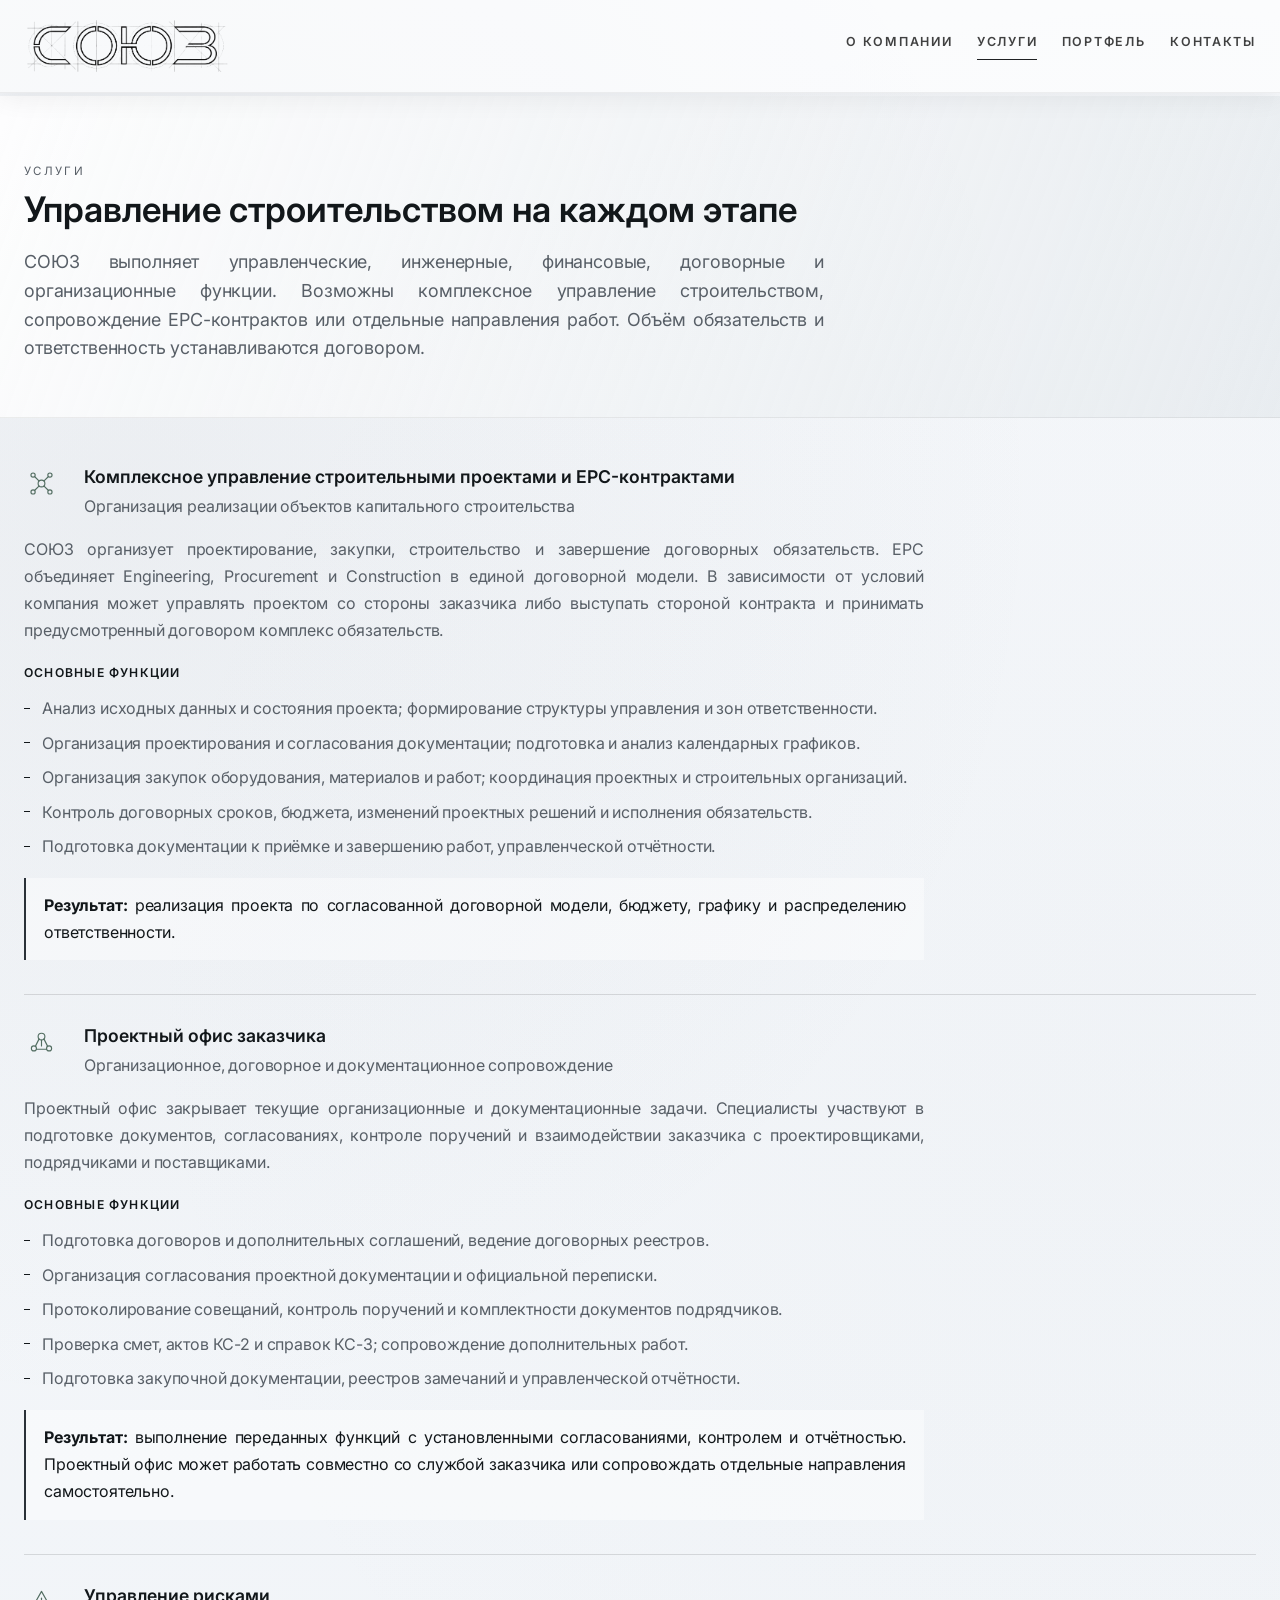
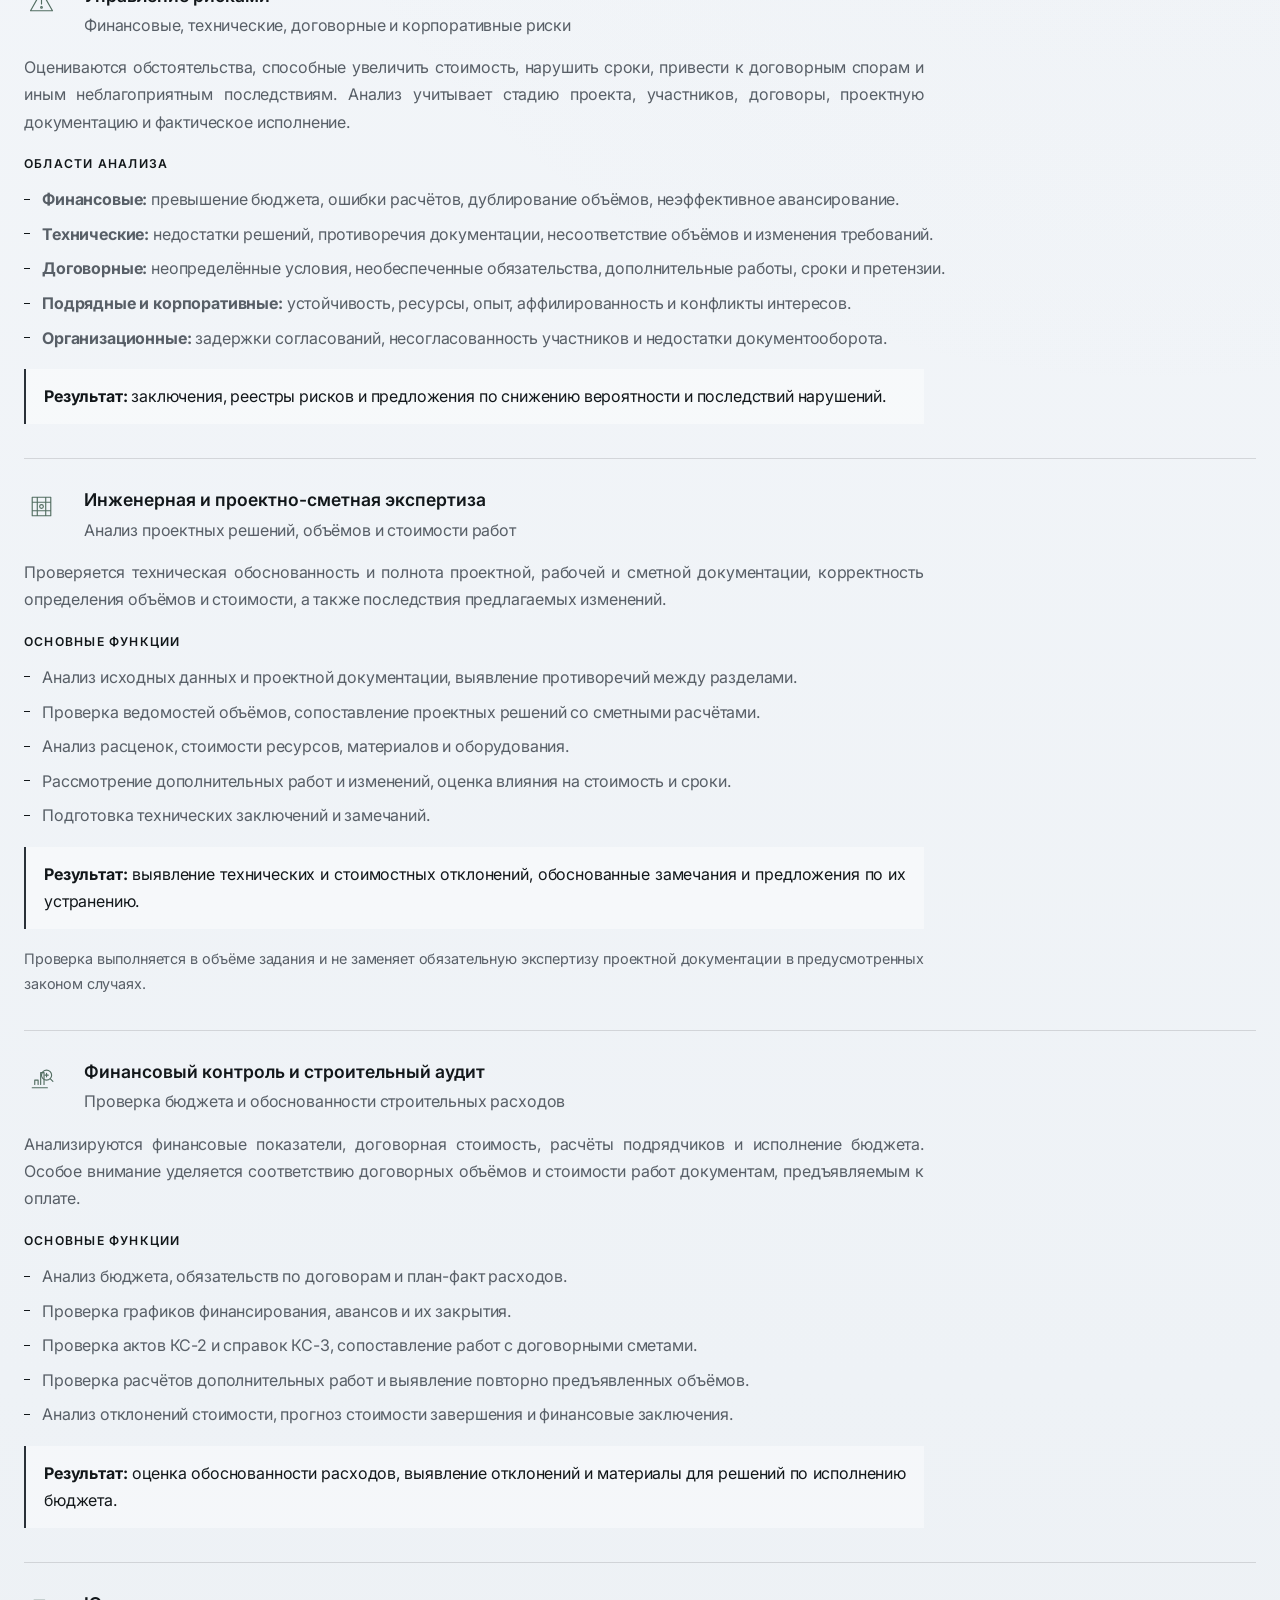
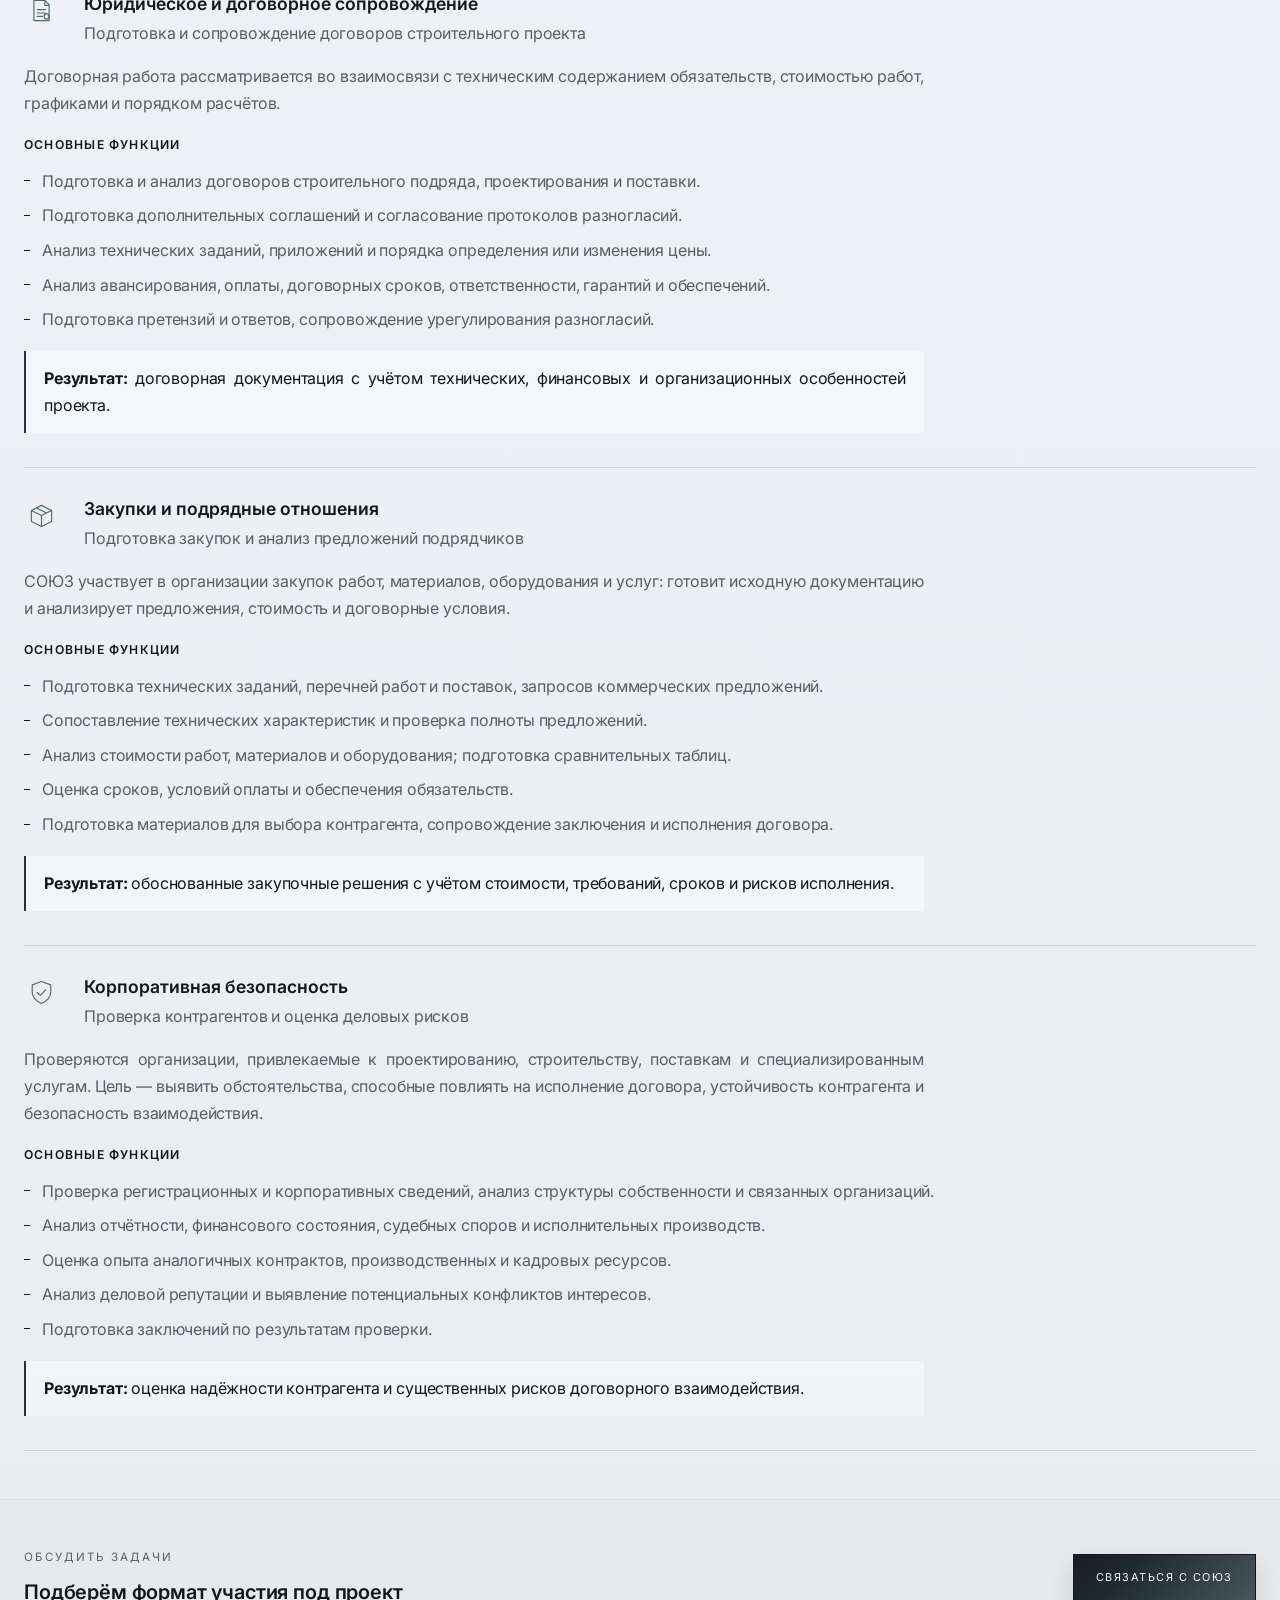
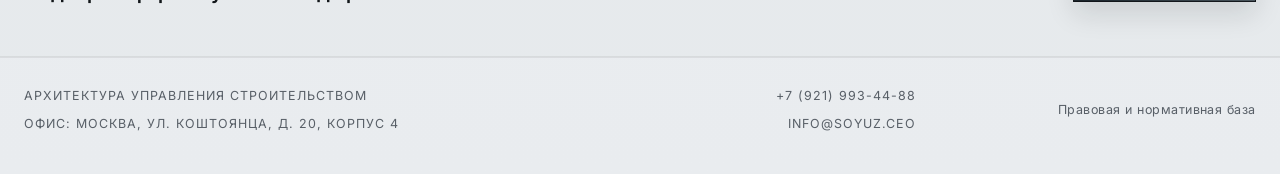
<file: services.html>
<!DOCTYPE html>
<html lang="ru">
  <head>
    <meta charset="UTF-8" />
    <meta name="viewport" content="width=device-width, initial-scale=1.0" />
    <meta name="description" content="Управленческие, инженерные, финансовые и договорные услуги СОЮЗ для строительных проектов." />
    <title>Услуги — СОЮЗ</title>
    <link rel="icon" href="favicon.svg" type="image/svg+xml" />
    <meta property="og:type" content="website" />
    <meta property="og:site_name" content="СОЮЗ" />
    <meta property="og:locale" content="ru_RU" />
    <meta property="og:title" content="Услуги — СОЮЗ" />
    <meta property="og:description" content="Управленческие, инженерные, финансовые и договорные услуги СОЮЗ для строительных проектов." />
    <meta property="og:url" content="https://www.soyuz.ceo/services.html" />
    <meta property="og:image" content="https://www.soyuz.ceo/og-image.png" />
    <meta property="og:image:width" content="1200" />
    <meta property="og:image:height" content="630" />
    <meta property="og:image:alt" content="Логотип СОЮЗ" />
    <meta name="twitter:card" content="summary_large_image" />
    <link rel="preconnect" href="https://fonts.googleapis.com" />
    <link rel="preconnect" href="https://fonts.gstatic.com" crossorigin />
    <link href="https://fonts.googleapis.com/css2?family=Inter:wght@400;500;600;700;800&display=swap" rel="stylesheet" />
    <link rel="stylesheet" href="styles.css?v=hero-330" />
  </head>
  <body>
    <div class="page-shell">
      <header class="site-header"><div class="container header-inner"><a class="brand" href="index.html" aria-label="Главная"><img src="SOYUZ_logo_transparent.png" alt="Логотип СОЮЗ" class="brand-logo" /></a><nav class="main-nav" aria-label="Основная навигация"><a href="about.html">О компании</a><a href="services.html" aria-current="page">Услуги</a><a href="portfolio.html">Портфель</a><a href="contacts.html">Контакты</a></nav></div></header>
      <main class="inner-page">
        <section class="page-intro"><div class="container"><p class="eyebrow">Услуги</p><h1>Управление строительством на каждом этапе</h1><p class="page-lead">СОЮЗ выполняет управленческие, инженерные, финансовые, договорные и организационные функции. Возможны комплексное управление строительством, сопровождение EPC-контрактов или отдельные направления работ. Объём обязательств и ответственность устанавливаются договором.</p></div></section>
        <section class="detail-section"><div class="container service-detail-list">
          <article class="service-detail"><div class="service-detail-head"><span class="service-icon"><svg class="mini-icon" aria-hidden="true"><use href="pictograms.svg#coordination"></use></svg></span><div><h2>Комплексное управление строительными проектами и EPC-контрактами</h2><p class="service-subtitle">Организация реализации объектов капитального строительства</p></div></div><p>СОЮЗ организует проектирование, закупки, строительство и завершение договорных обязательств. EPC объединяет Engineering, Procurement и Construction в единой договорной модели. В зависимости от условий компания может управлять проектом со стороны заказчика либо выступать стороной контракта и принимать предусмотренный договором комплекс обязательств.</p><h3>Основные функции</h3><ul class="check-list"><li>Анализ исходных данных и состояния проекта; формирование структуры управления и зон ответственности.</li><li>Организация проектирования и согласования документации; подготовка и анализ календарных графиков.</li><li>Организация закупок оборудования, материалов и работ; координация проектных и строительных организаций.</li><li>Контроль договорных сроков, бюджета, изменений проектных решений и исполнения обязательств.</li><li>Подготовка документации к приёмке и завершению работ, управленческой отчётности.</li></ul><p class="service-result"><strong>Результат:</strong> реализация проекта по согласованной договорной модели, бюджету, графику и распределению ответственности.</p></article>
          <article class="service-detail"><div class="service-detail-head"><span class="service-icon"><svg class="mini-icon" aria-hidden="true"><use href="pictograms.svg#stakeholders"></use></svg></span><div><h2>Проектный офис заказчика</h2><p class="service-subtitle">Организационное, договорное и документационное сопровождение</p></div></div><p>Проектный офис закрывает текущие организационные и документационные задачи. Специалисты участвуют в подготовке документов, согласованиях, контроле поручений и взаимодействии заказчика с проектировщиками, подрядчиками и поставщиками.</p><h3>Основные функции</h3><ul class="check-list"><li>Подготовка договоров и дополнительных соглашений, ведение договорных реестров.</li><li>Организация согласования проектной документации и официальной переписки.</li><li>Протоколирование совещаний, контроль поручений и комплектности документов подрядчиков.</li><li>Проверка смет, актов КС-2 и справок КС-3; сопровождение дополнительных работ.</li><li>Подготовка закупочной документации, реестров замечаний и управленческой отчётности.</li></ul><p class="service-result"><strong>Результат:</strong> выполнение переданных функций с установленными согласованиями, контролем и отчётностью. Проектный офис может работать совместно со службой заказчика или сопровождать отдельные направления самостоятельно.</p></article>
          <article class="service-detail"><div class="service-detail-head"><span class="service-icon"><svg class="mini-icon" aria-hidden="true"><use href="pictograms.svg#risk"></use></svg></span><div><h2>Управление рисками</h2><p class="service-subtitle">Финансовые, технические, договорные и корпоративные риски</p></div></div><p>Оцениваются обстоятельства, способные увеличить стоимость, нарушить сроки, привести к договорным спорам и иным неблагоприятным последствиям. Анализ учитывает стадию проекта, участников, договоры, проектную документацию и фактическое исполнение.</p><h3>Области анализа</h3><ul class="check-list"><li><strong>Финансовые:</strong> превышение бюджета, ошибки расчётов, дублирование объёмов, неэффективное авансирование.</li><li><strong>Технические:</strong> недостатки решений, противоречия документации, несоответствие объёмов и изменения требований.</li><li><strong>Договорные:</strong> неопределённые условия, необеспеченные обязательства, дополнительные работы, сроки и претензии.</li><li><strong>Подрядные и корпоративные:</strong> устойчивость, ресурсы, опыт, аффилированность и конфликты интересов.</li><li><strong>Организационные:</strong> задержки согласований, несогласованность участников и недостатки документооборота.</li></ul><p class="service-result"><strong>Результат:</strong> заключения, реестры рисков и предложения по снижению вероятности и последствий нарушений.</p></article>
          <article class="service-detail"><div class="service-detail-head"><span class="service-icon"><svg class="mini-icon" aria-hidden="true"><use href="pictograms.svg#engineering"></use></svg></span><div><h2>Инженерная и проектно-сметная экспертиза</h2><p class="service-subtitle">Анализ проектных решений, объёмов и стоимости работ</p></div></div><p>Проверяется техническая обоснованность и полнота проектной, рабочей и сметной документации, корректность определения объёмов и стоимости, а также последствия предлагаемых изменений.</p><h3>Основные функции</h3><ul class="check-list"><li>Анализ исходных данных и проектной документации, выявление противоречий между разделами.</li><li>Проверка ведомостей объёмов, сопоставление проектных решений со сметными расчётами.</li><li>Анализ расценок, стоимости ресурсов, материалов и оборудования.</li><li>Рассмотрение дополнительных работ и изменений, оценка влияния на стоимость и сроки.</li><li>Подготовка технических заключений и замечаний.</li></ul><p class="service-result"><strong>Результат:</strong> выявление технических и стоимостных отклонений, обоснованные замечания и предложения по их устранению.</p><p class="service-note">Проверка выполняется в объёме задания и не заменяет обязательную экспертизу проектной документации в предусмотренных законом случаях.</p></article>
          <article class="service-detail"><div class="service-detail-head"><span class="service-icon"><svg class="mini-icon" aria-hidden="true"><use href="pictograms.svg#audit"></use></svg></span><div><h2>Финансовый контроль и строительный аудит</h2><p class="service-subtitle">Проверка бюджета и обоснованности строительных расходов</p></div></div><p>Анализируются финансовые показатели, договорная стоимость, расчёты подрядчиков и исполнение бюджета. Особое внимание уделяется соответствию договорных объёмов и стоимости работ документам, предъявляемым к оплате.</p><h3>Основные функции</h3><ul class="check-list"><li>Анализ бюджета, обязательств по договорам и план-факт расходов.</li><li>Проверка графиков финансирования, авансов и их закрытия.</li><li>Проверка актов КС-2 и справок КС-3, сопоставление работ с договорными сметами.</li><li>Проверка расчётов дополнительных работ и выявление повторно предъявленных объёмов.</li><li>Анализ отклонений стоимости, прогноз стоимости завершения и финансовые заключения.</li></ul><p class="service-result"><strong>Результат:</strong> оценка обоснованности расходов, выявление отклонений и материалы для решений по исполнению бюджета.</p></article>
          <article class="service-detail"><div class="service-detail-head"><span class="service-icon"><svg class="mini-icon" aria-hidden="true"><use href="pictograms.svg#legal"></use></svg></span><div><h2>Юридическое и договорное сопровождение</h2><p class="service-subtitle">Подготовка и сопровождение договоров строительного проекта</p></div></div><p>Договорная работа рассматривается во взаимосвязи с техническим содержанием обязательств, стоимостью работ, графиками и порядком расчётов.</p><h3>Основные функции</h3><ul class="check-list"><li>Подготовка и анализ договоров строительного подряда, проектирования и поставки.</li><li>Подготовка дополнительных соглашений и согласование протоколов разногласий.</li><li>Анализ технических заданий, приложений и порядка определения или изменения цены.</li><li>Анализ авансирования, оплаты, договорных сроков, ответственности, гарантий и обеспечений.</li><li>Подготовка претензий и ответов, сопровождение урегулирования разногласий.</li></ul><p class="service-result"><strong>Результат:</strong> договорная документация с учётом технических, финансовых и организационных особенностей проекта.</p></article>
          <article class="service-detail"><div class="service-detail-head"><span class="service-icon"><svg class="mini-icon" aria-hidden="true"><use href="pictograms.svg#procurement"></use></svg></span><div><h2>Закупки и подрядные отношения</h2><p class="service-subtitle">Подготовка закупок и анализ предложений подрядчиков</p></div></div><p>СОЮЗ участвует в организации закупок работ, материалов, оборудования и услуг: готовит исходную документацию и анализирует предложения, стоимость и договорные условия.</p><h3>Основные функции</h3><ul class="check-list"><li>Подготовка технических заданий, перечней работ и поставок, запросов коммерческих предложений.</li><li>Сопоставление технических характеристик и проверка полноты предложений.</li><li>Анализ стоимости работ, материалов и оборудования; подготовка сравнительных таблиц.</li><li>Оценка сроков, условий оплаты и обеспечения обязательств.</li><li>Подготовка материалов для выбора контрагента, сопровождение заключения и исполнения договора.</li></ul><p class="service-result"><strong>Результат:</strong> обоснованные закупочные решения с учётом стоимости, требований, сроков и рисков исполнения.</p></article>
          <article class="service-detail"><div class="service-detail-head"><span class="service-icon"><svg class="mini-icon" aria-hidden="true"><use href="pictograms.svg#security"></use></svg></span><div><h2>Корпоративная безопасность</h2><p class="service-subtitle">Проверка контрагентов и оценка деловых рисков</p></div></div><p>Проверяются организации, привлекаемые к проектированию, строительству, поставкам и специализированным услугам. Цель — выявить обстоятельства, способные повлиять на исполнение договора, устойчивость контрагента и безопасность взаимодействия.</p><h3>Основные функции</h3><ul class="check-list"><li>Проверка регистрационных и корпоративных сведений, анализ структуры собственности и связанных организаций.</li><li>Анализ отчётности, финансового состояния, судебных споров и исполнительных производств.</li><li>Оценка опыта аналогичных контрактов, производственных и кадровых ресурсов.</li><li>Анализ деловой репутации и выявление потенциальных конфликтов интересов.</li><li>Подготовка заключений по результатам проверки.</li></ul><p class="service-result"><strong>Результат:</strong> оценка надёжности контрагента и существенных рисков договорного взаимодействия.</p></article>
        </div></section>
        <section class="detail-section section-tint"><div class="container contact-strip"><div><p class="eyebrow">Обсудить задачи</p><h2>Подберём формат участия под проект</h2></div><a class="button button-primary" href="contacts.html">Связаться с СОЮЗ</a></div></section>
      </main>
      <footer class="site-footer"><div class="container footer-grid"><div class="footer-meta"><p>Архитектура управления строительством</p><p>Офис: Москва, ул. Коштоянца, д. 20, корпус 4</p></div><div class="footer-contacts"><a href="tel:+79219934488">+7 (921) 993-44-88</a><a href="mailto:info@soyuz.ceo">info@soyuz.ceo</a></div><div class="footer-legal"><a href="legal.html">Правовая и нормативная база</a></div></div></footer>
    </div>
  </body>
</html>
</file>
<file: styles.css>
:root {
  --bg: #efeee9;
  --panel: rgba(255, 255, 255, 0.72);
  --panel-strong: #f9f9f7;
  --line: rgba(18, 20, 22, 0.94);
  --line-soft: rgba(18, 20, 22, 0.13);
  --line-faint: rgba(18, 20, 22, 0.07);
  --text: #12171a;
  --muted: #585f67;
  --shadow: rgba(15, 17, 20, 0.07);
  --accent: #d4d8db;
  --accent-strong: #aab2ba;
  --ink: #0f1418;
  --steel: #dfe4e7;
  --iron: #b7bdc3;
  --graphite: #171d22;
  --graphite-soft: #2a3138;
  --max: 1280px;
}

* {
  box-sizing: border-box;
}

html {
  scroll-behavior: smooth;
}

body {
  margin: 0;
  font-family: 'Inter', 'Segoe UI', sans-serif;
  background:
    radial-gradient(circle at 10% 10%, rgba(83, 95, 106, 0.06), transparent 20%),
    radial-gradient(circle at 90% 20%, rgba(155, 166, 175, 0.04), transparent 25%),
    linear-gradient(180deg, #f6f8fb 0%, #eef2f6 60%, #e9ecef 100%);
  color: var(--text);
  line-height: 1.6;
  padding-top: 96px;
  letter-spacing: -0.01em;
}

p {
  margin: 0;
}

main p:not(.eyebrow),
main li,
main td {
  text-align: justify;
}

ul, ol {
  list-style: none;
  margin: 0;
  padding: 0;
}

img, svg {
  display: block;
  max-width: 100%;
}

a {
  color: inherit;
  text-decoration: none;
}

button {
  font: inherit;
}

.page-shell {
  position: relative;
  overflow: hidden;
}

.page-shell::before,
.page-shell::after {
  content: "";
  position: fixed;
  inset: 0;
  pointer-events: none;
  z-index: 0;
}

.hero-shell::before {
  /* soft white->transparent gradient at the image's left edge so the
     photo remains sharp while transitioning smoothly into the page background */
  content: "";
  position: absolute;
  top: 0;
  left: calc(100% - 45%);
  width: 12%;
  bottom: 0;
  pointer-events: none;
  z-index: 3;
  background: linear-gradient(to right, #ffffff 0%, rgba(255,255,255,0) 100%);
}

.hero-shell::after {
  /* right-side image slice */
  content: "";
  position: absolute;
  top: 0;
  right: 0;
  bottom: 0;
  width: 45%;
  background-image: url('./Баннер 1.png');
  background-repeat: no-repeat;
  background-position: right center;
  background-size: auto 100%; /* fit image height so buildings are visible */
  opacity: 0.7;
  pointer-events: none;
  z-index: 1;
}

@keyframes bgShift {
  0% { transform: translateY(0) scale(1); filter: hue-rotate(0deg) saturate(1); }
  50% { transform: translateY(-3%) scale(1.02); filter: hue-rotate(6deg) saturate(1.04); }
  100% { transform: translateY(0) scale(1); filter: hue-rotate(0deg) saturate(1); }
}

.container {
  width: min(var(--max), calc(100% - 48px));
  margin: 0 auto;
  position: relative;
  z-index: 1;
}

.site-header {
  position: fixed;
  top: 0;
  left: 0;
  right: 0;
  z-index: 40;
  background: rgba(255,255,255,0.5);
  border-bottom: 1px solid rgba(17,17,17,0.06);
  box-shadow: 0 6px 24px rgba(12,15,18,0.06);
  overflow: hidden; /* ensure header background image is clipped */
}

/* header background image moved to hero banner */

.header-inner {
  position: relative;
  z-index: 1;
  display: flex;
  align-items: center;
  justify-content: space-between;
  min-height: 92px;
  gap: 28px;
}

@media (max-width: 760px) {
  .site-header {
    position: sticky;
    top: 0;
    z-index: 30;
  }

  .header-inner {
    min-height: 72px;
    padding: 10px 0;
    gap: 12px;
  }

  .brand-logo {
    width: 150px;
  }

  .main-nav {
    gap: 10px 14px;
    font-size: 0.58rem;
    letter-spacing: 0.12em;
    flex-wrap: wrap;
    justify-content: flex-end;
  }
}

.brand {
  display: inline-flex;
  align-items: center;
  justify-content: flex-start;
}

.brand-text {
  font-weight: 700;
  font-size: 1rem;
  letter-spacing: 0.06em;
  color: var(--text);
}

.brand-logo {
  width: clamp(180px, 16vw, 280px);
  height: auto;
  display: block;
  object-fit: contain;
  flex-shrink: 0;
  opacity: 1;
  background: transparent;
  filter: contrast(1.42) brightness(1.1) saturate(1.05);
}

.main-nav {
  display: flex;
  align-items: center;
  gap: clamp(16px, 1.9vw, 32px);
  font-size: 0.78rem;
  letter-spacing: 0.14em;
  text-transform: uppercase;
  color: rgba(17,17,17,0.8);
  font-weight: 600;
}

.main-nav a {
  position: relative;
  padding-bottom: 8px;
  font-family: 'Inter', 'Segoe UI', sans-serif;
  letter-spacing: 0.14em;
}

.nav-account {
  border: 1px solid rgba(17,17,17,0.12);
  padding: 10px 14px 9px;
  background: rgba(255,255,255,0.52);
}

.main-nav a::after {
  content: "";
  position: absolute;
  left: 0;
  bottom: 0;
  width: 100%;
  height: 1px;
  background: var(--line);
  transform: scaleX(0);
  transform-origin: left;
  transition: transform 0.35s ease;
}

.main-nav a:hover::after,
.main-nav a:focus-visible::after {
  transform: scaleX(1);
}

.hero {
  padding: 0 0 10px;
}

.hero-shell {
  position: relative;
  display: grid;
  grid-template-columns: 1fr 1.15fr;
  width: min(100%, 1160px);
  margin: 0 auto;
  height: 330px;
  align-items: stretch;
  border: 0;
  background: #ffffff;
  overflow: hidden;
  box-shadow: none;
  z-index: 2; /* bring hero above page overlays so banner image is visible */
}

/* NOTE: the left-edge white->transparent fade is defined earlier for ::before.
   Removed duplicate full-image background here to keep only the right-side
   slice (::after). */

.hero-copy,
.hero-visual {
  position: relative;
  z-index: 3; /* ensure text and visuals sit above the banner background */
}

.hero-copy {
  display: flex;
  flex-direction: column;
  justify-content: flex-end; /* place text closer to bottom of banner */
  height: 100%;
  padding: 20px 46px 28px; /* reduce top padding so text sits nearer bottom */
}

/* Ensure hero/banner text is solid black for contrast over the background image */
.hero-copy,
.hero-copy h1,
.hero-copy .lead,
.hero-copy p,
.hero-copy a {
  color: #000000;
}

.hero-visual {
  position: relative;
  height: 100%;
  padding: 18px 0 18px 0;
  display: flex;
  align-items: stretch;
  justify-content: flex-end;
}

.hero-photo {
  position: relative;
  width: 100%;
  height: 100%;
  display: none; /* hide decorative banner image so only page background shows */
}

.hero-photo::before {
  content: "";
  position: absolute;
  inset: 0;
  display: none;
}

.dashboard-window {
  display: none;
}


.dashboard-topbar {
  display: flex;
  gap: 8px;
  align-items: center;
  padding: 14px 18px;
  border-bottom: 1px solid rgba(17,17,17,0.08);
}

.dashboard-topbar span {
  width: 8px;
  height: 8px;
  border-radius: 50%;
  background: rgba(17,17,17,0.18);
}

.dashboard-body {
  display: grid;
  grid-template-columns: 92px 1fr;
  height: calc(100% - 48px);
}

.dashboard-sidebar {
  display: flex;
  flex-direction: column;
  gap: 18px;
  padding: 20px 14px;
  border-right: 1px solid rgba(17,17,17,0.08);
  background: rgba(17,17,17,0.01);
}

.sidebar-line {
  display: block;
  height: 8px;
  border-radius: 999px;
  background: rgba(17,17,17,0.2);
}

.sidebar-line.short { width: 42%; }
.sidebar-line.medium { width: 72%; }

.dashboard-main {
  display: flex;
  flex-direction: column;
  gap: 18px;
  padding: 20px;
}

.chart-panel {
  position: relative;
  height: 180px;
  border: 1px solid rgba(17,17,17,0.08);
  background: rgba(255,255,255,0.7);
  overflow: hidden;
}

.chart-grid {
  position: absolute;
  inset: 0;
  background:
    linear-gradient(to right, rgba(17,17,17,0.04) 1px, transparent 1px),
    linear-gradient(to bottom, rgba(17,17,17,0.04) 1px, transparent 1px);
  background-size: 18px 18px;
}

.chart-line {
  position: absolute;
  left: 12%;
  right: 8%;
  bottom: 20%;
  height: 2px;
  background: linear-gradient(90deg, rgba(17,17,17,0.8), rgba(17,17,17,0.3));
  transform: skewY(-18deg);
}

.info-row,
.module-row {
  display: grid;
  grid-template-columns: repeat(2, minmax(0,1fr));
  gap: 14px;
}

.mini-card,
.module-block {
  border: 1px solid rgba(17,17,17,0.08);
  background: rgba(255,255,255,0.7);
}

.mini-card {
  display: flex;
  flex-direction: column;
  justify-content: center;
  min-height: 80px;
  padding: 12px 14px;
}

.mini-card span {
  font-size: 0.6rem;
  letter-spacing: 0.14em;
  text-transform: uppercase;
  color: var(--muted);
}

.mini-card strong {
  margin-top: 8px;
  font-size: 1.6rem;
  letter-spacing: -0.06em;
}

.module-block {
  min-height: 110px;
}

.module-block.large {
  grid-column: span 1;
}

.module-block.small {
  background: linear-gradient(180deg, rgba(17,17,17,0.04), rgba(17,17,17,0.02));
}

.eyebrow {
  margin: 0 0 10px;
  font-size: 0.72rem;
  letter-spacing: 0.2em;
  text-transform: uppercase;
  color: var(--muted);
}

.mini-icon {
  display: block;
  width: 26px;
  height: 26px;
  flex: 0 0 auto;
  color: #526d61;
}

.hero-copy h1,
.section-headline h2,
.section-heading h2,
.cta-wrap h2 {
  margin: 0;
  font-weight: 600;
  letter-spacing: -0.065em;
  line-height: 0.98;
  color: var(--text);
}

.hero-copy h1 {
  max-width: 760px;
  margin: 0;
  font-size: 2.35rem;
  line-height: 1.08;
  letter-spacing: -0.065em;
}

.section-headline h2,
.section-heading h2,
.cta-wrap h2 {
  font-size: clamp(1.8rem, 2.6vw, 2.8rem);
}

.lead {
  max-width: 580px;
  margin-top: 16px;
  font-size: 1.08rem;
  color: var(--muted);
  text-align: justify;
}

.hero-actions {
  display: flex;
  align-items: center;
  flex-wrap: wrap;
  gap: 16px;
  margin-top: 20px;
}

.button {
  display: inline-flex;
  align-items: center;
  justify-content: center;
  min-height: 48px;
  padding: 0 22px;
  border: 1px solid var(--line);
  font-size: 0.68rem;
  letter-spacing: 0.14em;
  text-transform: uppercase;
  transition: transform 0.25s ease, background 0.25s ease;
}

.button:hover,
.button:focus-visible {
  transform: translateY(-1px);
}

.button-primary {
  background: linear-gradient(135deg, var(--graphite) 0%, #1f2a31 32%, #49555d 100%);
  color: #f4f5f5;
  border-color: rgba(17, 21, 25, 0.9);
  box-shadow: 0 12px 28px rgba(19, 23, 26, 0.12);
}

.button-secondary {
  background: rgba(255,255,255,0.20);
  color: var(--text);
  border-color: rgba(19,22,25,0.14);
}

.hero-meta {
  display: grid;
  gap: 18px;
  align-self: end;
  justify-self: end;
  width: min(100%, 360px);
  padding-top: 20px;
  border-top: 1px solid var(--line-faint);
}

.hero-meta div {
  display: grid;
  gap: 10px;
}

.hero-meta span {
  font-size: 0.7rem;
  letter-spacing: 0.14em;
  text-transform: uppercase;
  color: var(--muted);
}

.hero-meta strong {
  font-size: clamp(1.2rem, 2vw, 2rem);
  font-weight: 500;
  letter-spacing: -0.05em;
}

.trustband {
  border-top: 1px solid var(--line-faint);
  border-bottom: 1px solid var(--line-faint);
  background: rgba(255,255,255,0.12);
  padding: 16px 0;
}

.trust-inner {
  display: grid;
  grid-template-columns: repeat(5, minmax(120px, 1fr));
  align-items: center;
  gap: 18px;
  text-align: center;
  font-size: 0.7rem;
  letter-spacing: 0.12em;
  text-transform: uppercase;
  color: var(--muted);
}

.section {
  padding: clamp(34px, 4vw, 56px) 0;
  background: rgba(255,255,255,0.06);
  transition: background-color 0.35s ease;
}

.section:nth-of-type(even) {
  background: rgba(213, 218, 222, 0.18);
}

.section-grid {
  display: grid;
  grid-template-columns: 0.9fr 1.1fr;
  gap: 22px;
  align-items: start;
}

.about-banner {
  display: block;
  min-height: 0;
  padding: 28px 0 32px;
  border: 0;
  background: transparent;
  box-shadow: none;
}

.about-banner-copy {
  display: grid;
  grid-template-columns: minmax(140px, 0.45fr) minmax(0, 1.55fr);
  gap: 10px 32px;
  align-content: start;
}

.about-banner-copy .eyebrow {
  grid-row: 1 / span 2;
  margin-top: 5px;
}

.about-banner-text {
  max-width: 860px;
  font-size: 1rem;
  line-height: 1.7;
  letter-spacing: 0;
  color: var(--text);
}

.about-banner-text.secondary {
  color: var(--muted);
}

.section-heading h2,
.section-headline h2,
.cta-wrap h2 {
  font-size: 1.85rem;
  max-width: 780px;
}

.section-copy {
  display: grid;
  gap: 20px;
  color: var(--muted);
  font-size: 1.06rem;
  text-align: justify;
}

.project-flow {
  display: grid;
  grid-template-columns: repeat(4, minmax(0, 1fr));
  gap: 28px;
  margin-top: 34px;
}

.flow-step {
  position: relative;
  min-width: 0;
  padding: 17px 8px 0 0;
  border-top: 1px solid var(--line-soft);
}

.flow-step::before {
  position: absolute;
  top: -4px;
  left: 0;
  width: 7px;
  height: 7px;
  border: 1px solid #fff;
  border-radius: 50%;
  background: #526d61;
  box-shadow: 0 0 0 1px #526d61;
  content: "";
}

.flow-index {
  display: flex;
  align-items: center;
  gap: 9px;
  color: var(--muted);
  font-size: 0.58rem;
  letter-spacing: 0.1em;
  text-transform: uppercase;
}

.flow-step h3 {
  margin: 13px 0 6px;
  color: var(--text);
  font-size: 1rem;
  font-weight: 600;
}

.flow-step p {
  max-width: 250px;
  color: var(--muted);
  font-size: 0.82rem;
  line-height: 1.55;
}

.section-headline {
  display: flex;
  flex-direction: column;
  gap: 10px;
  margin-bottom: 26px;
}

.narrow {
  max-width: 760px;
}

.services-grid {
  display: grid;
  grid-template-columns: 1fr;
  gap: 0;
  border-top: 1px solid var(--line-soft);
  border-bottom: 1px solid var(--line-soft);
}

.service-row {
  display: grid;
  grid-template-columns: 44px 1fr;
  gap: 18px;
  align-items: start;
  padding: 18px 0;
  border-top: 1px solid rgba(17,17,17,0.06);
  background: transparent;
}

.service-row:first-child {
  border-top: 0;
}

.service-index {
  display: flex;
  justify-content: center;
  padding-top: 3px;
}

.service-body {
  display: grid;
  gap: 8px;
}

.service-body h3 {
  margin: 0;
  font-size: 0.98rem;
  line-height: 1.2;
  letter-spacing: -0.04em;
}

.service-body p {
  margin: 0;
  max-width: 760px;
  color: var(--muted);
  text-align: justify;
}

.method-grid {
  display: grid;
  grid-template-columns: repeat(4, minmax(220px, 1fr));
  gap: 18px;
}

.method-step {
  position: relative;
  padding: 26px 22px 20px;
  border-left: 1px solid var(--line-faint);
  background: rgba(255,255,255,0.22);
}

.method-step::before {
  content: "";
  position: absolute;
  top: 0;
  left: 0;
  width: 48px;
  height: 1px;
  background: var(--line);
}

.method-step .method-icon,
.service-icon,
.competency-icon {
  display: grid;
  width: 34px;
  height: 34px;
  place-items: center;
  margin-bottom: 16px;
  color: #526d61;
}

.method-step .mini-icon,
.service-icon .mini-icon,
.competency-icon .mini-icon {
  width: 27px;
  height: 27px;
}

.method-step h3 {
  margin: 0 0 10px;
  font-size: 1.05rem;
  letter-spacing: -0.04em;
}

.method-step p {
  margin: 0;
  color: var(--muted);
}

.project-list {
  display: grid;
  gap: 8px;
}

.project-item {
  perspective: none; /* disable 3D perspective */
}

.project-flip {
  position: relative;
  min-height: auto;
  transform: none !important; /* prevent flips */
  transform-style: none;
  transition: none;
}

.project-item:hover .project-flip {
  transform: none !important;
}

.project-face {
  position: relative;
  inset: auto;
  display: block; /* show front content as normal block */
  grid-template-columns: none;
  gap: 0;
  align-items: stretch;
  padding: 12px 0;
  min-height: auto;
  border-top: none;
  border-bottom: 1px solid var(--line-soft);
  background: transparent;
  backface-visibility: visible;
  transition: none;
  box-sizing: border-box;
}

.project-item:hover .project-face {
  background: transparent;
  border-color: rgba(17,17,17,0.06);
}

.project-front {
  z-index: auto;
}

.project-back {
  display: none; /* hide flipped preview side */
}

.project-meta {
  display: flex;
  flex-direction: column;
  gap: 10px;
  font-size: 0.68rem;
  letter-spacing: 0.16em;
  text-transform: uppercase;
  color: var(--muted);
}

.project-item h3 {
  margin: 0;
  font-size: 0.98rem;
  letter-spacing: -0.04em;
  line-height: 1.15;
}

.project-item p {
  margin: 0;
  color: var(--muted);
  text-align: justify;
}

.project-preview-grid {
  grid-column: 1 / -1;
  display: grid;
  grid-template-columns: repeat(3, minmax(0, 1fr));
  gap: 12px;
  width: 100%;
  height: 100%;
}

.preview-card {
  position: relative;
  display: flex;
  align-items: end;
  justify-content: flex-start;
  min-height: 120px;
  padding: 12px;
  border: 1px solid rgba(17, 17, 17, 0.08);
  border-radius: 16px;
  overflow: hidden;
  background-size: cover;
  background-position: center;
}

.preview-card span {
  position: relative;
  z-index: 1;
  font-size: 0.7rem;
  letter-spacing: 0.12em;
  text-transform: uppercase;
  color: rgba(17, 17, 17, 0.7);
}

.preview-solovki-1,
.preview-solovki-2,
.preview-solovki-3,
.preview-one,
.preview-two,
.preview-three,
.preview-four,
.preview-five,
.preview-six,
.preview-seven,
.preview-eight,
.preview-nine,
.preview-empty {
  background: linear-gradient(135deg, rgba(18,20,22,0.06), rgba(18,20,22,0.02));
  border: 1px solid rgba(17,17,17,0.08);
}

.preview-empty {
  display: flex;
  align-items: center;
  justify-content: center;
  min-height: 120px;
  border-radius: 16px;
}

.preview-empty span {
  font-size: 0.7rem;
  letter-spacing: 0.12em;
  text-transform: uppercase;
  color: rgba(17,17,17,0.6);
}

.cta-banner {
  position: relative;
  overflow: hidden;
  padding: 42px 0;
  border-top: 1px solid var(--line-soft);
  border-bottom: 1px solid var(--line-soft);
  background: transparent;
}

.cta-banner::after {
  position: absolute;
  top: 50%;
  right: 12%;
  width: 150px;
  aspect-ratio: 1;
  border-radius: 50%;
  border: 1px solid rgba(63, 91, 76, 0.42);
  box-shadow: 0 0 0 20px transparent, 0 0 0 21px rgba(63, 91, 76, 0.22), 0 0 0 42px transparent, 0 0 0 43px rgba(63, 91, 76, 0.14);
  content: "";
  pointer-events: none;
  transform: translateY(-50%);
}

.cta-wrap {
  position: relative;
  z-index: 1;
  display: grid;
  grid-template-columns: minmax(0, 1fr) auto;
  align-items: center;
  justify-content: space-between;
  gap: 40px;
  border: 0;
  background: transparent;
  padding: 0;
}

.cta-content {
  max-width: 760px;
}

.cta-banner .eyebrow {
  margin-bottom: 12px;
  color: #526d61;
}

.cta-banner .cta-wrap h2 {
  color: var(--text);
}

.cta-copy {
  max-width: 720px;
  margin-top: 12px;
  color: var(--muted);
  font-size: 0.96rem;
  line-height: 1.7;
}

.cta-banner .button-primary {
  position: relative;
  z-index: 1;
  border-color: rgba(63, 91, 76, 0.62);
  background: transparent;
  box-shadow: none;
  color: #365044;
}

.cta-banner .button-primary:hover,
.cta-banner .button-primary:focus-visible {
  background: #365044;
  color: #fff;
}

.site-footer {
  padding: 28px 0 40px;
  border-top: 1px solid var(--line-faint);
}

.footer-grid {
  display: grid;
  grid-template-columns: 1fr 1.2fr 0.8fr;
  gap: 24px;
  align-items: center;
}

.footer-meta,
.footer-contacts {
  display: grid;
  gap: 8px;
  color: var(--muted);
  font-size: 0.78rem;
  letter-spacing: 0.08em;
  text-transform: uppercase;
}

.footer-contacts {
  justify-items: end;
}

.footer-legal {
  justify-self: end;
  color: var(--muted);
  font-size: 0.78rem;
  letter-spacing: 0.04em;
}

.footer-legal a:hover,
.footer-legal a:focus-visible {
  color: var(--text);
  text-decoration: underline;
  text-underline-offset: 4px;
}

.main-nav a[aria-current="page"]::after {
  transform: scaleX(1);
}

.inner-page {
  min-height: 60vh;
}

.page-intro {
  padding: 66px 0 54px;
  border-bottom: 1px solid var(--line-faint);
  background: linear-gradient(110deg, rgba(255,255,255,0.86), rgba(222,228,232,0.52));
}

.page-intro h1 {
  max-width: 900px;
  margin: 0;
  color: var(--text);
  font-size: 2.2rem;
  font-weight: 600;
  line-height: 1.08;
  letter-spacing: 0;
}

.page-lead {
  max-width: 800px;
  margin-top: 20px;
  color: var(--muted);
  font-size: 1.12rem;
}

.detail-section {
  padding: 48px 0;
  border-bottom: 1px solid var(--line-faint);
}

.section-tint {
  background: rgba(213, 218, 222, 0.18);
}

.detail-copy {
  display: grid;
  gap: 18px;
  max-width: 900px;
  color: var(--muted);
  font-size: 1.04rem;
  line-height: 1.75;
}

.detail-copy h2 {
  margin: 0;
  color: var(--text);
  font-size: 1.25rem;
  font-weight: 600;
  letter-spacing: 0;
}

.detail-grid {
  display: grid;
  grid-template-columns: repeat(2, minmax(0, 1fr));
  gap: 34px;
}

.detail-panel {
  padding-top: 20px;
  border-top: 1px solid var(--line-soft);
}

.detail-panel h3,
.principle-list h3,
.sector-grid h3 {
  margin: 0 0 10px;
  color: var(--text);
  font-size: 0.98rem;
  font-weight: 600;
  letter-spacing: 0;
}

.detail-panel p,
.principle-list p,
.sector-grid p {
  margin: 0 0 14px;
  color: var(--muted);
  line-height: 1.7;
}

.check-list {
  display: grid;
  gap: 9px;
  margin: 14px 0 18px;
  padding: 0;
  list-style: none;
}

.check-list li {
  position: relative;
  padding-left: 18px;
  color: var(--muted);
  line-height: 1.6;
}

.check-list li::before {
  content: "";
  position: absolute;
  top: 0.72em;
  left: 0;
  width: 6px;
  height: 1px;
  background: var(--text);
}

.principle-list {
  display: grid;
  grid-template-columns: repeat(2, minmax(0, 1fr));
  column-gap: 36px;
}

.principle-list article,
.sector-grid article {
  padding: 20px 0;
  border-top: 1px solid var(--line-soft);
}

.service-detail-list {
  display: grid;
}

.service-detail {
  padding: 30px 0 34px;
  border-bottom: 1px solid var(--line-soft);
}

.service-detail:first-child {
  padding-top: 0;
}

.service-detail-head {
  display: grid;
  grid-template-columns: 44px minmax(0, 1fr);
  gap: 16px;
  align-items: start;
  margin-bottom: 16px;
}

.service-detail-head .service-icon,
.competency-list article .competency-icon {
  margin: 0;
}

.service-detail h2 {
  margin: 0;
  color: var(--text);
  font-size: 1.1rem;
  font-weight: 600;
  line-height: 1.2;
  letter-spacing: 0;
}

.service-detail h3 {
  margin: 18px 0 0;
  font-size: 0.76rem;
  font-weight: 600;
  letter-spacing: 0.1em;
  text-transform: uppercase;
}

.service-detail > p {
  max-width: 900px;
  color: var(--muted);
  line-height: 1.7;
}

.service-subtitle {
  margin-top: 7px;
  color: var(--muted);
}

.service-result {
  max-width: 900px;
  padding: 14px 18px;
  border-left: 2px solid var(--graphite-soft);
  background: rgba(255,255,255,0.42);
  color: var(--text) !important;
}

.service-note {
  margin-top: 18px;
  color: var(--muted);
  font-size: 0.9rem;
  line-height: 1.6;
}

.competency-list {
  border-top: 1px solid var(--line-soft);
}

.competency-list article {
  display: grid;
  grid-template-columns: 44px minmax(0, 1fr);
  gap: 14px;
  padding: 20px 0;
  border-bottom: 1px solid var(--line-soft);
}

.competency-list h3 {
  margin: 0 0 6px;
  color: var(--text);
  font-size: 0.98rem;
  font-weight: 600;
}

.competency-list p {
  max-width: 900px;
  margin: 0;
  color: var(--muted);
  line-height: 1.65;
}

.sector-grid {
  display: grid;
  grid-template-columns: repeat(2, minmax(0, 1fr));
  column-gap: 36px;
}

.portfolio-projects {
  margin-top: 24px;
}

.portfolio-projects .project-face {
  display: grid;
  gap: 10px;
}

.portfolio-projects .project-meta {
  display: block;
}

.contact-layout {
  display: grid;
  grid-template-columns: minmax(0, 1.2fr) minmax(280px, 0.8fr);
  gap: 48px;
  align-items: start;
}

.contact-layout .detail-copy a {
  color: var(--text);
  text-decoration: underline;
  text-underline-offset: 4px;
}

.contact-panel {
  display: grid;
  gap: 18px;
  padding: 26px;
  border: 1px solid var(--line-soft);
  background: rgba(255,255,255,0.6);
}

.contact-panel p:not(.eyebrow) {
  color: var(--muted);
  line-height: 1.65;
}

.contact-panel .button {
  justify-self: start;
}

.document-table-wrap {
  overflow-x: auto;
}

.document-table {
  width: 100%;
  border-collapse: collapse;
  text-align: left;
}

.document-table th,
.document-table td {
  padding: 14px 18px;
  border-bottom: 1px solid var(--line-soft);
  vertical-align: top;
}

.document-table th {
  color: var(--muted);
  font-size: 0.72rem;
  font-weight: 600;
  letter-spacing: 0.12em;
  text-transform: uppercase;
}

.document-table td:first-child {
  width: 36%;
  color: var(--text);
  font-weight: 500;
}

.document-table td:last-child {
  color: var(--muted);
}

.source-links {
  display: flex;
  flex-wrap: wrap;
  gap: 12px 24px;
  margin-top: 28px;
  color: var(--muted);
  font-size: 0.88rem;
}

.source-links span {
  flex-basis: 100%;
  color: var(--text);
  font-weight: 600;
}

.source-links a {
  text-decoration: underline;
  text-underline-offset: 4px;
}

.contact-strip {
  display: flex;
  align-items: center;
  justify-content: space-between;
  gap: 24px;
}

.contact-strip h2 {
  max-width: 680px;
  margin: 0;
  color: var(--text);
  font-size: 1.25rem;
  font-weight: 600;
}

@media (max-width: 760px) {
  .footer-grid {
    grid-template-columns: 1fr;
    gap: 16px;
  }

  .footer-contacts,
  .footer-legal {
    justify-items: start;
    justify-self: start;
  }

  .page-intro {
    padding: 42px 0 34px;
  }

  .page-intro h1 {
    font-size: 1.7rem;
  }

  .page-lead {
    font-size: 1rem;
  }

  .detail-section {
    padding: 34px 0;
  }

  .detail-grid,
  .principle-list,
  .sector-grid,
  .contact-layout {
    grid-template-columns: 1fr;
    gap: 22px;
  }

  .service-detail-head,
  .competency-list article {
    grid-template-columns: 42px minmax(0, 1fr);
    gap: 10px;
  }

  .service-detail h2 {
    font-size: 1rem;
  }

  .document-table th,
  .document-table td {
    padding: 12px 10px;
  }

  .document-table thead {
    position: absolute;
    width: 1px;
    height: 1px;
    overflow: hidden;
    clip-path: inset(50%);
    white-space: nowrap;
  }

  .document-table,
  .document-table tbody,
  .document-table tr,
  .document-table td {
    display: block;
    width: 100%;
  }

  .document-table tr {
    padding: 12px 0;
    border-bottom: 1px solid var(--line-soft);
  }

  .document-table td {
    padding: 0;
    border: 0;
  }

  .document-table td:first-child {
    min-width: 0;
    padding-bottom: 4px;
    font-size: 0.86rem;
  }

  .document-table td:last-child {
    padding-top: 0;
  }

  .contact-strip {
    align-items: flex-start;
    flex-direction: column;
  }
}

@keyframes draw {
  from {
    stroke-dasharray: 0 1000;
    opacity: 0.1;
  }
  to {
    stroke-dasharray: 1000 0;
    opacity: 1;
  }
}

@keyframes drift {
  0% { transform: translate3d(0, 0, 0) scale(1); }
  100% { transform: translate3d(0, -12px, 0) scale(1.03); }
}

@media (max-width: 1100px) {
  .hero-grid,
  .section-grid,
  .footer-grid,
  .project-item {
    grid-template-columns: 1fr;
  }

  .services-grid,
  .method-grid,
  .trust-inner {
    grid-template-columns: repeat(2, minmax(180px, 1fr));
  }

  .footer-contacts {
    justify-items: start;
  }
}

/* Additional mobile / tablet optimizations */
@media (max-width: 1100px) {
  .hero-shell {
    height: 320px;
    grid-template-columns: 1fr 1fr;
  }
  .hero-shell::after { width: 50%; background-size: auto 100%; }
}

@media (max-width: 760px) {
  /* switch to stacked layout for phones */
  .hero-shell {
    grid-template-columns: 1fr;
    height: auto;
  }
  .hero-shell::after { display: none; }
  .hero-shell::before { display: none; }
  .hero-copy { padding: 18px 16px 22px; }
  .hero-copy h1 { font-size: clamp(1.6rem, 6vw, 2.2rem); }
  .lead { font-size: 0.95rem; }
  .container { width: calc(100% - 24px); }
  .brand-text { font-size: 1.05rem; }
  .main-nav { gap: 8px; font-size: 0.62rem; }
  .button { min-height: 44px; padding: 0 16px; }
}

@media (max-width: 480px) {
  body { padding-top: 80px; }
  .hero-copy h1 { font-size: 1.4rem; }
  .lead { font-size: 0.9rem; }
  .brand-text { font-size: 0.98rem; }
  .main-nav { font-size: 0.5rem; gap: 6px; }
}

@media (max-width: 760px) {
  body {
    padding-top: 88px;
  }

  .container {
    width: min(var(--max), calc(100% - 24px));
  }

  .header-inner {
    flex-direction: row;
    justify-content: space-between;
    align-items: center;
    padding: 6px 0;
    min-height: 68px;
  }

  .brand-logo {
    width: 120px;
  }

  .main-nav {
    flex-wrap: wrap;
    justify-content: flex-end;
    gap: 6px 10px;
    max-width: 52%;
    font-size: 0.52rem;
    letter-spacing: 0.1em;
  }

  .nav-account {
    padding: 8px 10px 7px;
  }

  .hero-shell {
    grid-template-columns: 1fr;
    min-height: 0;
    height: auto;
  }

  .hero-copy {
    padding: 28px 20px 18px;
  }

  .hero-copy h1 {
    font-size: 1.65rem;
    line-height: 1.08;
  }

  .lead {
    margin-top: 12px;
    font-size: 0.95rem;
    text-align: left;
  }

  .hero-photo {
    transform: none;
    background-position: center;
  }

  .hero-visual {
    min-height: 220px;
    padding: 0 16px 16px;
  }

  .project-preview-grid {
    grid-template-columns: 1fr;
  }

  .project-face {
    grid-template-columns: 1fr;
    gap: 12px;
    padding: 16px 14px;
  }

  .about-banner {
    min-height: 0;
    padding: 20px 0 26px;
  }

  .about-banner-copy {
    grid-template-columns: 1fr;
    gap: 10px;
  }

  .about-banner-copy .eyebrow {
    grid-row: auto;
    margin: 0;
  }

  .about-banner-text {
    font-size: 0.96rem;
    line-height: 1.5;
  }

  .services-grid,
  .method-grid {
    grid-template-columns: 1fr;
  }

  .project-flow {
    grid-template-columns: repeat(2, minmax(0, 1fr));
    gap: 22px 16px;
    margin-top: 26px;
  }

  .flow-step {
    padding-top: 14px;
  }

  .flow-index {
    font-size: 0.52rem;
  }

  .flow-step h3 {
    margin-top: 10px;
    font-size: 0.94rem;
  }

  .flow-step p {
    font-size: 0.78rem;
  }

  .service-row {
    grid-template-columns: 48px 1fr;
    gap: 12px;
    padding: 14px 0;
  }

  .service-body h3 {
    font-size: 1.05rem;
  }

  .service-body p {
    font-size: 0.9rem;
    text-align: left;
  }

  .project-item {
    grid-template-columns: 1fr;
    gap: 10px;
    padding: 16px 14px;
  }

  .project-meta {
    flex-direction: row;
    gap: 12px;
    font-size: 0.58rem;
  }

  .project-item h3 {
    font-size: 0.95rem;
  }

  .project-item p {
    text-align: left;
    font-size: 0.9rem;
  }

  .cta-wrap {
    grid-template-columns: 1fr;
    gap: 22px;
    align-items: start;
  }

  .cta-banner {
    padding: 30px 0;
  }

  .cta-banner::after {
    top: 32%;
    right: -66px;
    width: 116px;
    opacity: 0.55;
  }

  .cta-banner .button {
    justify-self: start;
  }

  .footer-grid {
    grid-template-columns: 1fr;
    gap: 16px;
  }

  .footer-contacts {
    justify-items: start;
  }
}
</file>
